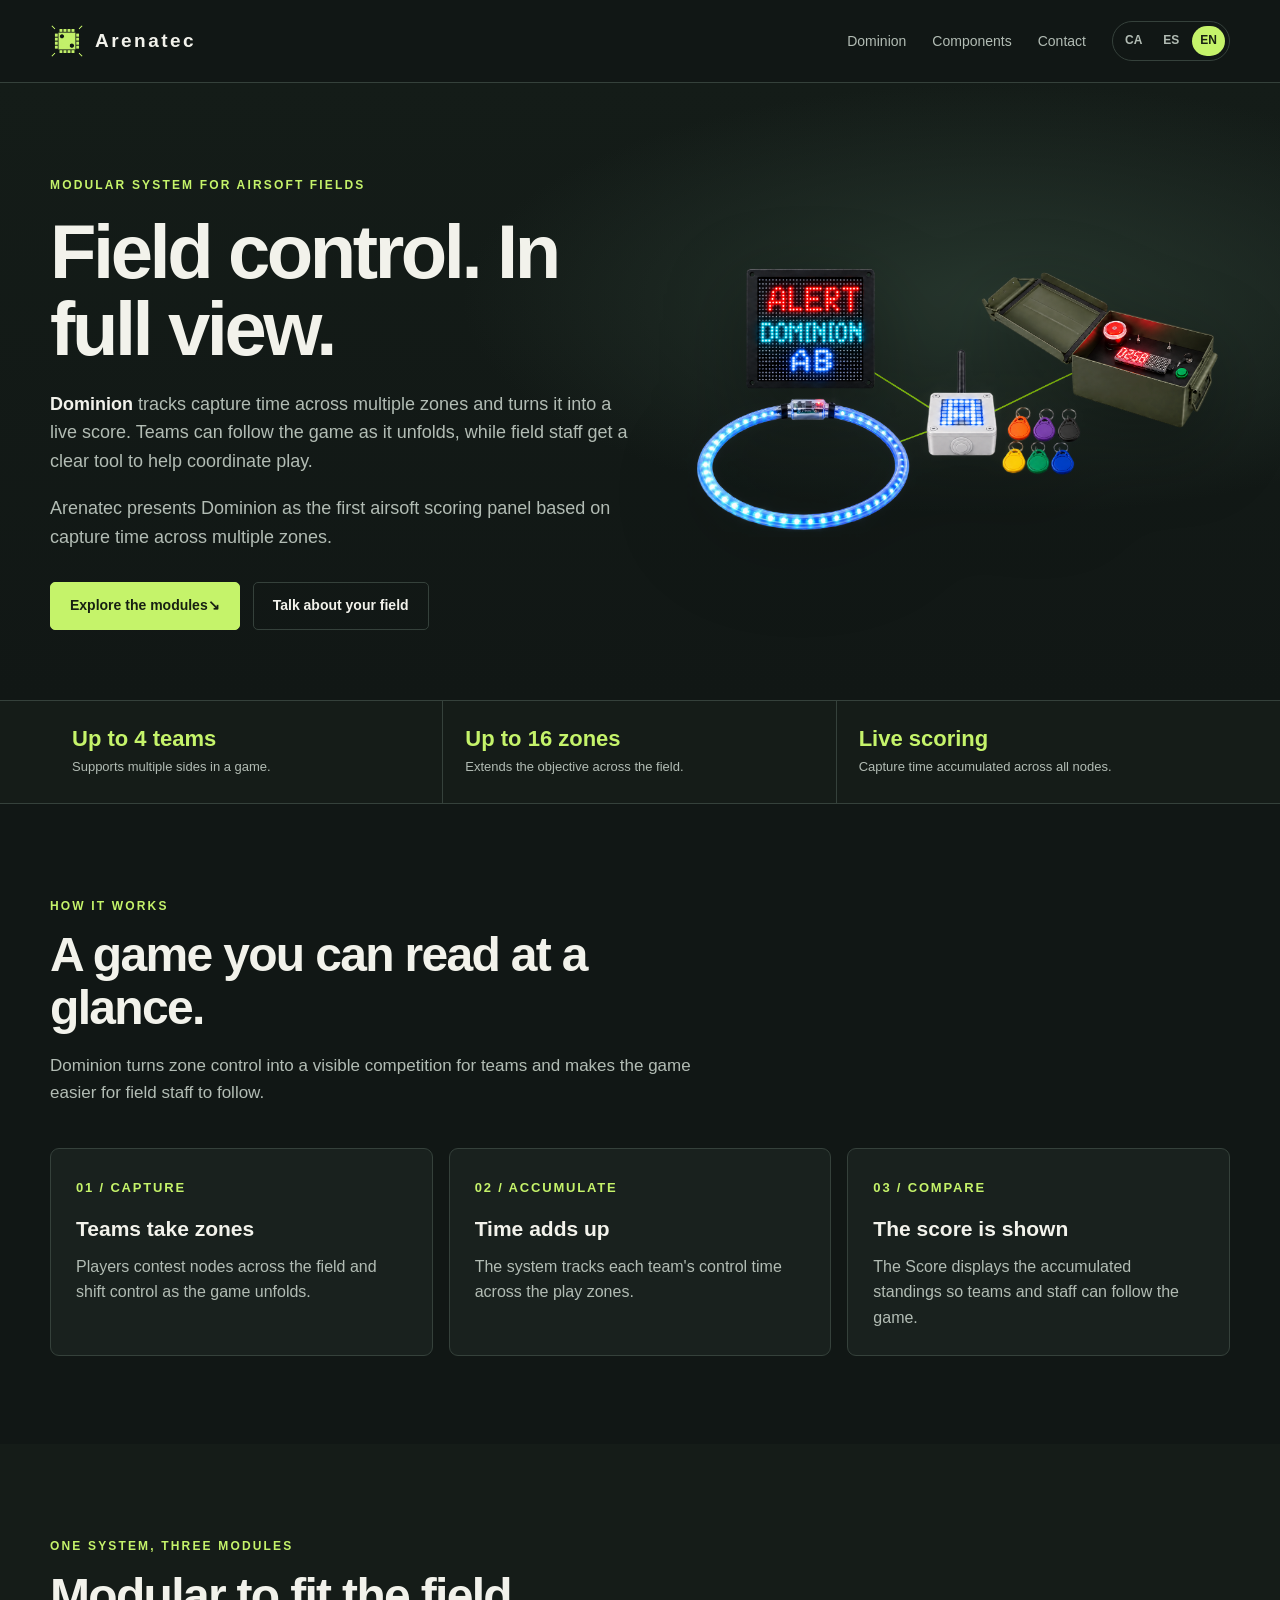
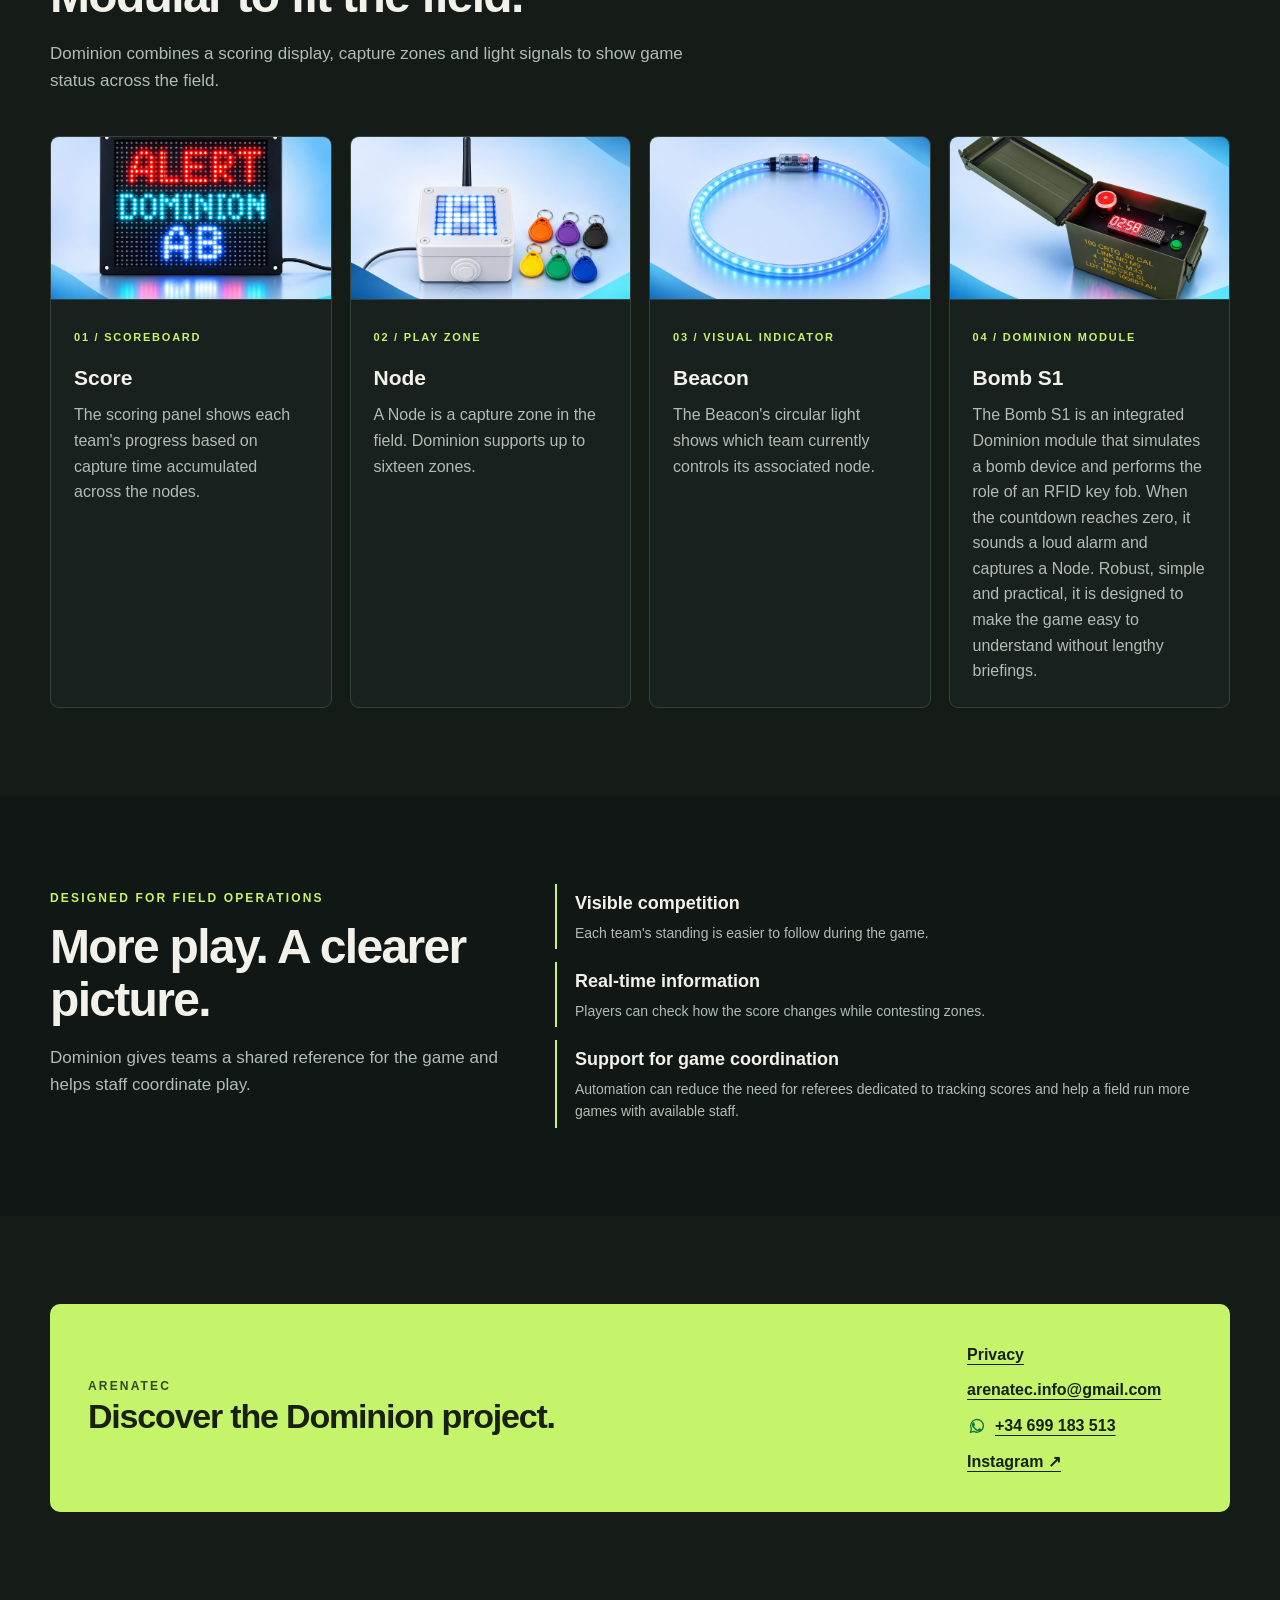
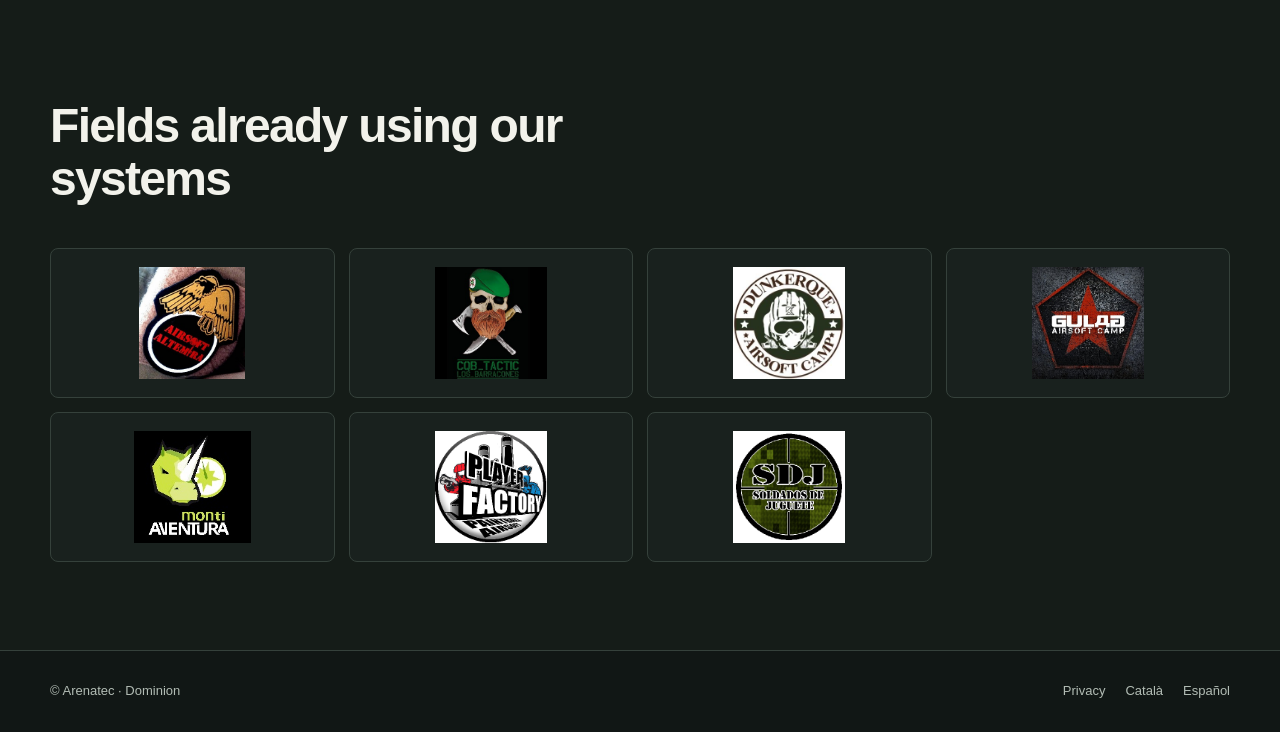
<file: index.html>
<!doctype html>
<html lang="es">
<head><meta charset="utf-8"><meta name="viewport" content="width=device-width,initial-scale=1"><meta name="description" content="Dominion de Arenatec: puntuación en directo para partidas de airsoft con hasta cuatro equipos y dieciséis zonas de captura."><meta name="theme-color" content="#111715"><title>Dominion — Arenatec | Puntuación para campos de airsoft</title><link rel="stylesheet" href="css/site.css"><script>(() => { const lang = (navigator.language || "es").toLowerCase(); const page = lang.startsWith("ca") ? "index.ca.html" : lang.startsWith("en") ? "index.en.html" : null; if (page) location.replace(page); })();</script><link rel="icon" type="image/png" href="assets/logos/arenatec-icon.png"></head>
<body><a class="skip" href="#main">Saltar al contenido</a>
<header class="site-header"><div class="wrap header-row"><a class="brand" href="index.es.html" aria-label="Arenatec, inicio"><img class="brand-logo" src="assets/logos/arenatec-icon.png" alt=""> Arenatec</a><nav class="nav" aria-label="Navegación principal"><a href="#dominion">Dominion</a><a href="#components">Componentes</a><a href="#contact">Contacto</a><div class="languages" aria-label="Elegir idioma"><a href="index.ca.html" lang="ca">CA</a><a href="index.es.html" aria-current="page" lang="es">ES</a><a href="index.en.html" lang="en">EN</a></div></nav></div></header>
<main id="main">
<section class="hero" id="dominion"><div class="wrap hero-grid"><div><span class="eyebrow">Sistema modular para campos de airsoft</span><h1>El control del campo. A la vista de todos.</h1><p><strong>Dominion</strong> contabiliza el tiempo de captura de varias zonas y lo convierte en una puntuación en directo. Los equipos ven cómo evoluciona la partida mientras el personal del campo dispone de una herramienta clara para coordinarla.</p><p class="body-copy">Arenatec presenta Dominion como el primer panel de puntuación para airsoft basado en el tiempo de captura de distintas zonas.</p><div class="actions"><a class="button primary" href="#components">Descubre los módulos <span aria-hidden="true">↘</span></a><a class="button secondary" href="#contact">Hablemos de tu campo</a></div></div>
<img class="hero-art" src="assets/img/dominion-system-overview.png" alt="Sistema Dominion con el Node como centro de comunicación conectado al Score, al Beacon y a la Bomb S1"></div></section>
<section class="proof" aria-label="Capacidad del sistema"><div class="wrap proof-grid"><div class="proof-item"><strong>Hasta 4 equipos</strong><span>Admite distintos bandos en una partida.</span></div><div class="proof-item"><strong>Hasta 16 zonas</strong><span>Amplía el objetivo a varios puntos del campo.</span></div><div class="proof-item"><strong>Puntuación en directo</strong><span>Tiempo de captura acumulado entre todos los nodos.</span></div></div></section>
<section class="section"><div class="wrap"><div class="section-heading"><span class="eyebrow">Cómo funciona</span><h2>Una partida que se entiende de un vistazo.</h2><p>Dominion convierte el control de zonas en una competición visible para los equipos y más fácil de seguir para el personal del campo.</p></div><div class="steps"><article class="step"><span class="step-number">01 / CAPTURA</span><h3>Los equipos toman zonas</h3><p>Los jugadores disputan los nodos distribuidos por el campo y alternan su control durante la partida.</p></article><article class="step"><span class="step-number">02 / ACUMULA</span><h3>El tiempo suma</h3><p>El sistema contabiliza el tiempo de control de cada equipo a través de las zonas de juego.</p></article><article class="step"><span class="step-number">03 / COMPARA</span><h3>La puntuación se muestra</h3><p>El Score hace visible la situación acumulada para que equipos y organización sigan el ritmo del juego.</p></article></div></div></section>
<section class="section alt" id="components"><div class="wrap"><div class="section-heading"><span class="eyebrow">Un sistema, tres módulos</span><h2>Modular para adaptarse al campo.</h2><p>Dominion combina una pantalla de puntuación, zonas de captura y señales luminosas para mostrar el estado del juego en el campo.</p></div><div class="modules"><article class="module"><img src="assets/img/Score_1.jpeg" alt="Fotografía real del panel de puntuaciones Dominion Score"><div class="module-copy"><span class="tag">01 / Marcador</span><h3>Score</h3><p>El panel de puntuaciones muestra los equipos y su progreso según el tiempo de captura acumulado en los nodos.</p></div></article><article class="module"><img src="assets/img/Node_1.jpeg" alt="Fotografía real del Node de captura Dominion"><div class="module-copy"><span class="tag">02 / Zona de juego</span><h3>Node</h3><p>El Node corresponde a una zona capturable del campo. Dominion permite configurar hasta dieciséis zonas.</p></div></article><article class="module"><img src="assets/img/Beacon_1.jpeg" alt="Fotografía real del Beacon circular iluminado de Dominion"><div class="module-copy"><span class="tag">03 / Indicador visual</span><h3>Beacon</h3><p>La luz circular del Beacon indica visualmente qué equipo tiene capturado el node asociado.</p></div></article><article class="module"><img src="assets/img/BOMBS1_1.jpeg" alt="Fotografía del Bomb S1 simulado, módulo integrado en el sistema Dominion"><div class="module-copy"><span class="tag">04 / Módulo Dominion</span><h3>Bomb S1</h3><p>El Bomb S1 es un módulo integrado de Dominion que simula un dispositivo bomba y cumple la función de un llavero RFID. Cuando la cuenta atrás llega a cero, activa una potente alarma acústica y captura un Node. Robusta, simple y práctica, está pensada para que la partida se entienda sin grandes explicaciones en el briefing.</p></div></article></div></div></section>
<section class="section"><div class="wrap benefit-grid"><div><span class="eyebrow">Pensado para la operación</span><h2>Más juego. Una lectura más clara.</h2><p class="body-copy">Dominion ofrece a los equipos una referencia compartida de la partida y ayuda al personal a coordinar los momentos de juego.</p></div><div class="benefits"><div class="benefit"><strong>Competición visible</strong><span>La situación de cada equipo es más fácil de seguir durante la partida.</span></div><div class="benefit"><strong>Información en tiempo real</strong><span>Los jugadores pueden consultar cómo evoluciona la puntuación mientras disputan las zonas.</span></div><div class="benefit"><strong>Apoyo para coordinar el juego</strong><span>La automatización puede reducir la necesidad de árbitros dedicados a controlar la puntuación y ayudar al campo a organizar más partidas con el personal disponible.</span></div></div></div></section>
<section class="section alt" id="contact"><div class="wrap"><div class="contact-panel"><div><span class="eyebrow" style="color:#334823">Arenatec</span><h2>Conoce el proyecto Dominion.</h2></div><div class="contact-links"><a href="privacidad.es.html">Privacidad</a><a href="mailto:arenatec.info@gmail.com">arenatec.info@gmail.com</a><a class="whatsapp-link" href="https://wa.me/34699183513" target="_blank" rel="noopener noreferrer" aria-label="Abrir conversación de WhatsApp con Arenatec, +34 699 183 513"><svg class="whatsapp-icon" viewBox="0 0 32 32" aria-hidden="true" focusable="false"><path d="M26.2 15.7a10.2 10.2 0 0 1-15.1 8.9L5.5 26l1.5-5.4a10.2 10.2 0 1 1 19.2-4.9Z" fill="none" stroke="currentColor" stroke-width="2.1" stroke-linejoin="round"/><path d="M12.1 10.4c-.4-.5-.7-.5-1-.5h-.8c-.3 0-.8.1-1.1.5-.4.4-1.4 1.4-1.4 3.4s1.4 4 1.6 4.3c.2.3 2.7 4.4 6.7 6 3.3 1.3 4 .9 4.7.9.7-.1 2.3-.9 2.6-1.8.3-.9.3-1.7.2-1.8-.1-.2-.4-.3-.8-.5l-2.6-1.2c-.4-.2-.7-.3-1 .2-.3.4-1 1.2-1.3 1.4-.2.3-.5.3-.9.1-.4-.2-1.7-.6-3.2-2a12.3 12.3 0 0 1-2.2-2.7c-.2-.4 0-.7.2-.9l.6-.7c.2-.2.3-.4.4-.7.1-.3 0-.5-.1-.7l-1.2-2.8Z" fill="currentColor"/></svg>+34 699 183 513</a><a href="https://www.instagram.com/arenatec.info/" target="_blank" rel="noopener noreferrer">Instagram ↗</a></div></div></div></section>
<section class="section alt clients-section" id="clients"><div class="wrap"><div class="section-heading"><h2>Campos que ya utilizan nuestros sistemas</h2></div><div class="client-logos"><figure class="client-logo"><img src="assets/clients/altemira.jpg" alt="Logotipo de Airsoft Altemira"></figure><figure class="client-logo"><img src="assets/clients/cqbBarracones.jpeg" alt="Logotipo de CQB Tactic Los Barracones"></figure><figure class="client-logo"><img src="assets/clients/dunkerque.jpg" alt="Logotipo de Dunkerque Airsoft Camp"></figure><figure class="client-logo"><img src="assets/clients/gulag.jpg" alt="Logotipo de Gulag Airsoft Camp"></figure><figure class="client-logo"><img src="assets/clients/montiAventura.jpg" alt="Logotipo de Monti Aventura"></figure><figure class="client-logo"><img src="assets/clients/playerFactory.png" alt="Logotipo de Player Factory Airsoft"></figure><figure class="client-logo"><img src="assets/clients/sdj.png" alt="Logotipo de SDJ Soldados de Juguete"></figure></div></div></section></main><footer class="site-footer"><div class="wrap footer-row"><span>© Arenatec · Dominion</span><div class="footer-links"><a href="privacidad.es.html">Privacidad</a><a href="index.ca.html" lang="ca">Català</a><a href="index.en.html" lang="en">English</a></div></div></footer></body></html>
</file>
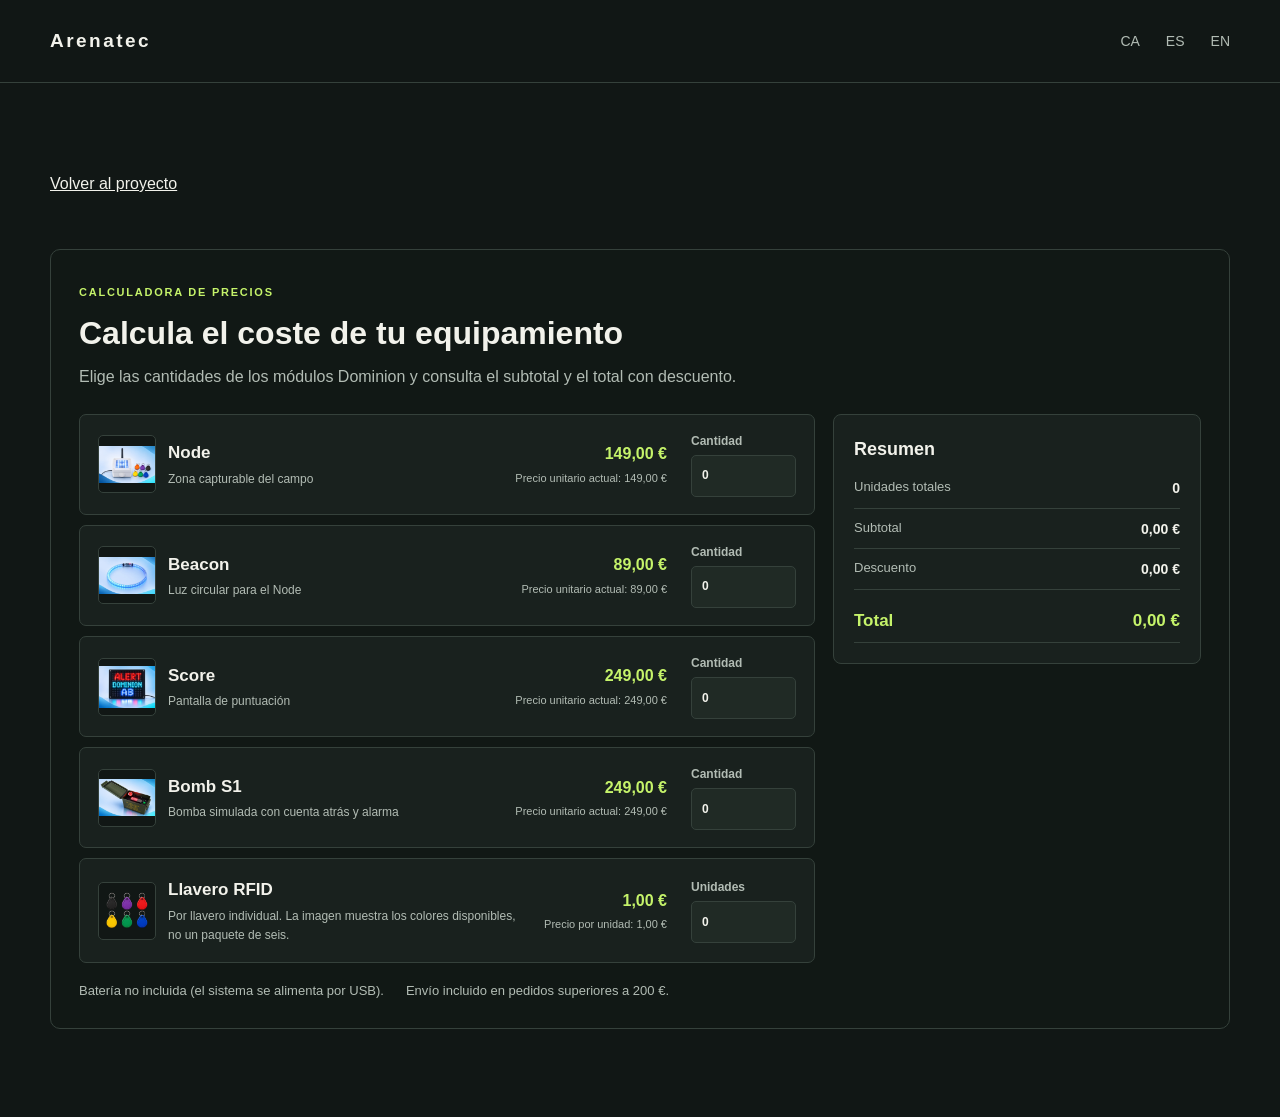
<file: preus/index.html>
<!doctype html><html lang="es"><head><meta charset="utf-8"><meta name="viewport" content="width=device-width,initial-scale=1"><meta name="robots" content="noindex, nofollow"><title>Calculadora de precios — Arenatec</title><link rel="stylesheet" href="../css/site.css"><link rel="icon" type="image/png" href="../assets/logos/arenatec-icon.png"><script src="../js/product-calculator.js" defer></script></head><body><header class="site-header"><div class="wrap header-row"><a class="brand" href="../index.es.html">Arenatec</a><nav class="nav" aria-label="Languages"><a href="index.ca.html" lang="ca">CA</a><a href="index.html" lang="es">ES</a><a href="index.en.html" lang="en">EN</a></nav></div></header><main class="wrap section"><a href="../index.es.html">Volver al proyecto</a><div class="price-calculator" data-price-calculator data-language="es"><div class="calculator-intro"><span class="tag">Calculadora de precios</span><h3>Calcula el coste de tu equipamiento</h3><p>Elige las cantidades de los módulos Dominion y consulta el subtotal y el total con descuento.</p></div><div class="calculator-layout"><div class="calculator-products"><label class="calculator-product"><span class="calculator-product-name"><img src="../assets/img/Node_1.jpeg" alt=""><span class="calculator-product-copy"><strong>Node</strong><small>Zona capturable del campo</small></span></span><span class="calculator-unit-price"><strong>149,00 €</strong><small>Precio unitario actual: <output data-current-unit-price>149,00 €</output></small></span><span class="calculator-quantity"><span>Cantidad</span><input data-quantity data-unit-price="149" data-minimum-price="110" data-minimum-quantity="16" type="number" min="0" step="1" value="0" inputmode="numeric" aria-label="Cantidad de Node"></span></label><label class="calculator-product"><span class="calculator-product-name"><img src="../assets/img/Beacon_1.jpeg" alt=""><span class="calculator-product-copy"><strong>Beacon</strong><small>Luz circular para el Node</small></span></span><span class="calculator-unit-price"><strong>89,00 €</strong><small>Precio unitario actual: <output data-current-unit-price>89,00 €</output></small></span><span class="calculator-quantity"><span>Cantidad</span><input data-quantity data-unit-price="89" data-minimum-price="70" data-minimum-quantity="16" type="number" min="0" step="1" value="0" inputmode="numeric" aria-label="Cantidad de Beacon"></span></label><label class="calculator-product"><span class="calculator-product-name"><img src="../assets/img/Score_1.jpeg" alt=""><span class="calculator-product-copy"><strong>Score</strong><small>Pantalla de puntuación</small></span></span><span class="calculator-unit-price"><strong>249,00 €</strong><small>Precio unitario actual: <output data-current-unit-price>249,00 €</output></small></span><span class="calculator-quantity"><span>Cantidad</span><input data-quantity data-unit-price="249" data-minimum-price="210" data-minimum-quantity="4" type="number" min="0" step="1" value="0" inputmode="numeric" aria-label="Cantidad de Score"></span></label><label class="calculator-product"><span class="calculator-product-name"><img src="../assets/img/BOMBS1_1.jpeg" alt=""><span class="calculator-product-copy"><strong>Bomb S1</strong><small>Bomba simulada con cuenta atrás y alarma</small></span></span><span class="calculator-unit-price"><strong>249,00 €</strong><small>Precio unitario actual: <output data-current-unit-price>249,00 €</output></small></span><span class="calculator-quantity"><span>Cantidad</span><input data-quantity data-unit-price="249" data-minimum-price="219" data-minimum-quantity="4" type="number" min="0" step="1" value="0" inputmode="numeric" aria-label="Cantidad de Bomb S1"></span></label><label class="calculator-product"><span class="calculator-product-name"><img src="../assets/img/rfid-keychain-colors.png" alt=""><span class="calculator-product-copy"><strong>Llavero RFID</strong><small>Por llavero individual. La imagen muestra los colores disponibles, no un paquete de seis.</small></span></span><span class="calculator-unit-price"><strong>1,00 €</strong><small>Precio por unidad: <output data-current-unit-price>1,00 €</output></small></span><span class="calculator-quantity"><span>Unidades</span><input data-quantity data-unit-price="1" data-minimum-price="0.75" data-minimum-quantity="10" type="number" min="0" step="1" value="0" inputmode="numeric" aria-label="Cantidad de llaveros RFID (unidades)"></span></label></div><aside class="calculator-summary" aria-label="Resumen"><h4>Resumen</h4><dl><div><dt>Unidades totales</dt><dd data-item-count>0</dd></div><div><dt>Subtotal</dt><dd><output data-subtotal>0,00 €</output></dd></div><div><dt>Descuento</dt><dd><output data-discount>0,00 €</output></dd></div><div class="calculator-grand-total"><dt>Total</dt><dd><output data-total aria-live="polite">0,00 €</output></dd></div></dl></aside></div><p class="calculator-purchase-notes"><span>Batería no incluida (el sistema se alimenta por USB).</span><span>Envío incluido en pedidos superiores a 200 €.</span></p><noscript><p class="calculator-nojs">El cálculo automático necesita JavaScript. Los productos y sus precios unitarios siguen disponibles.</p></noscript></div></main></body></html>
</file>
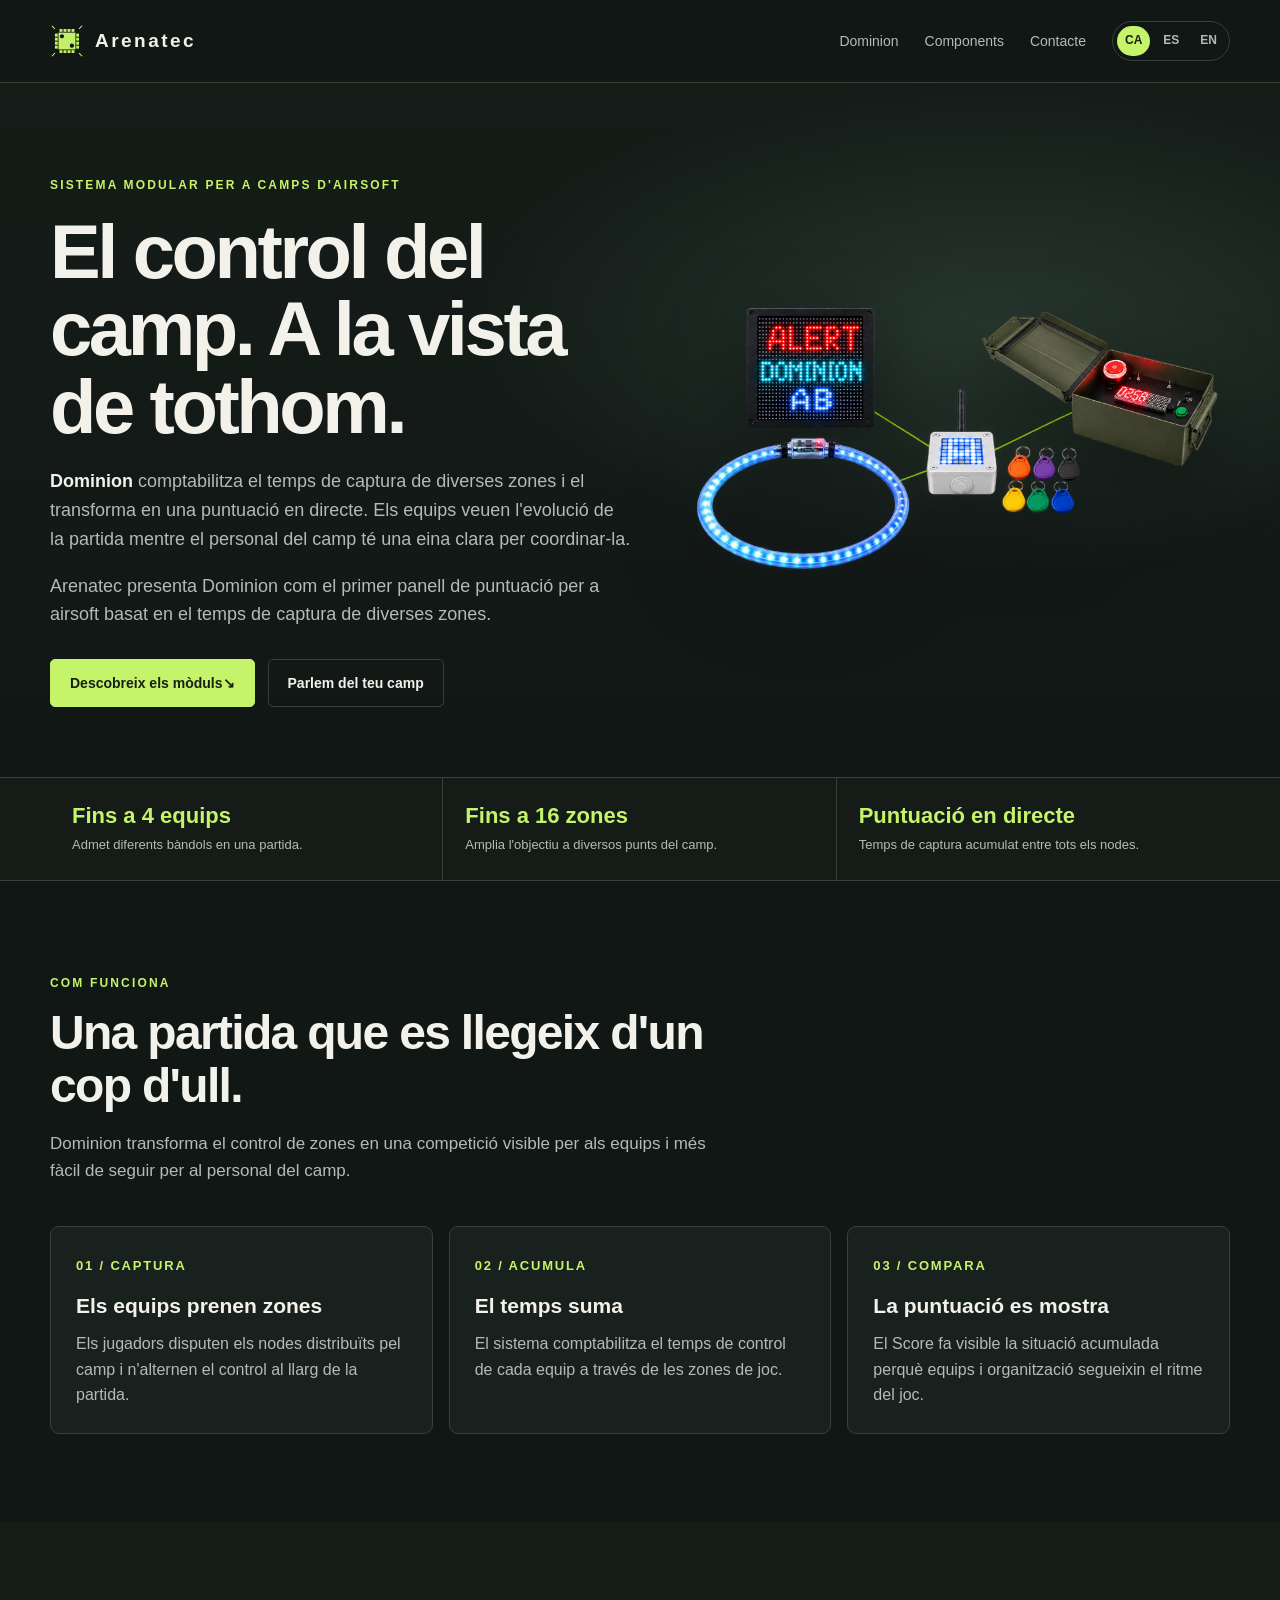
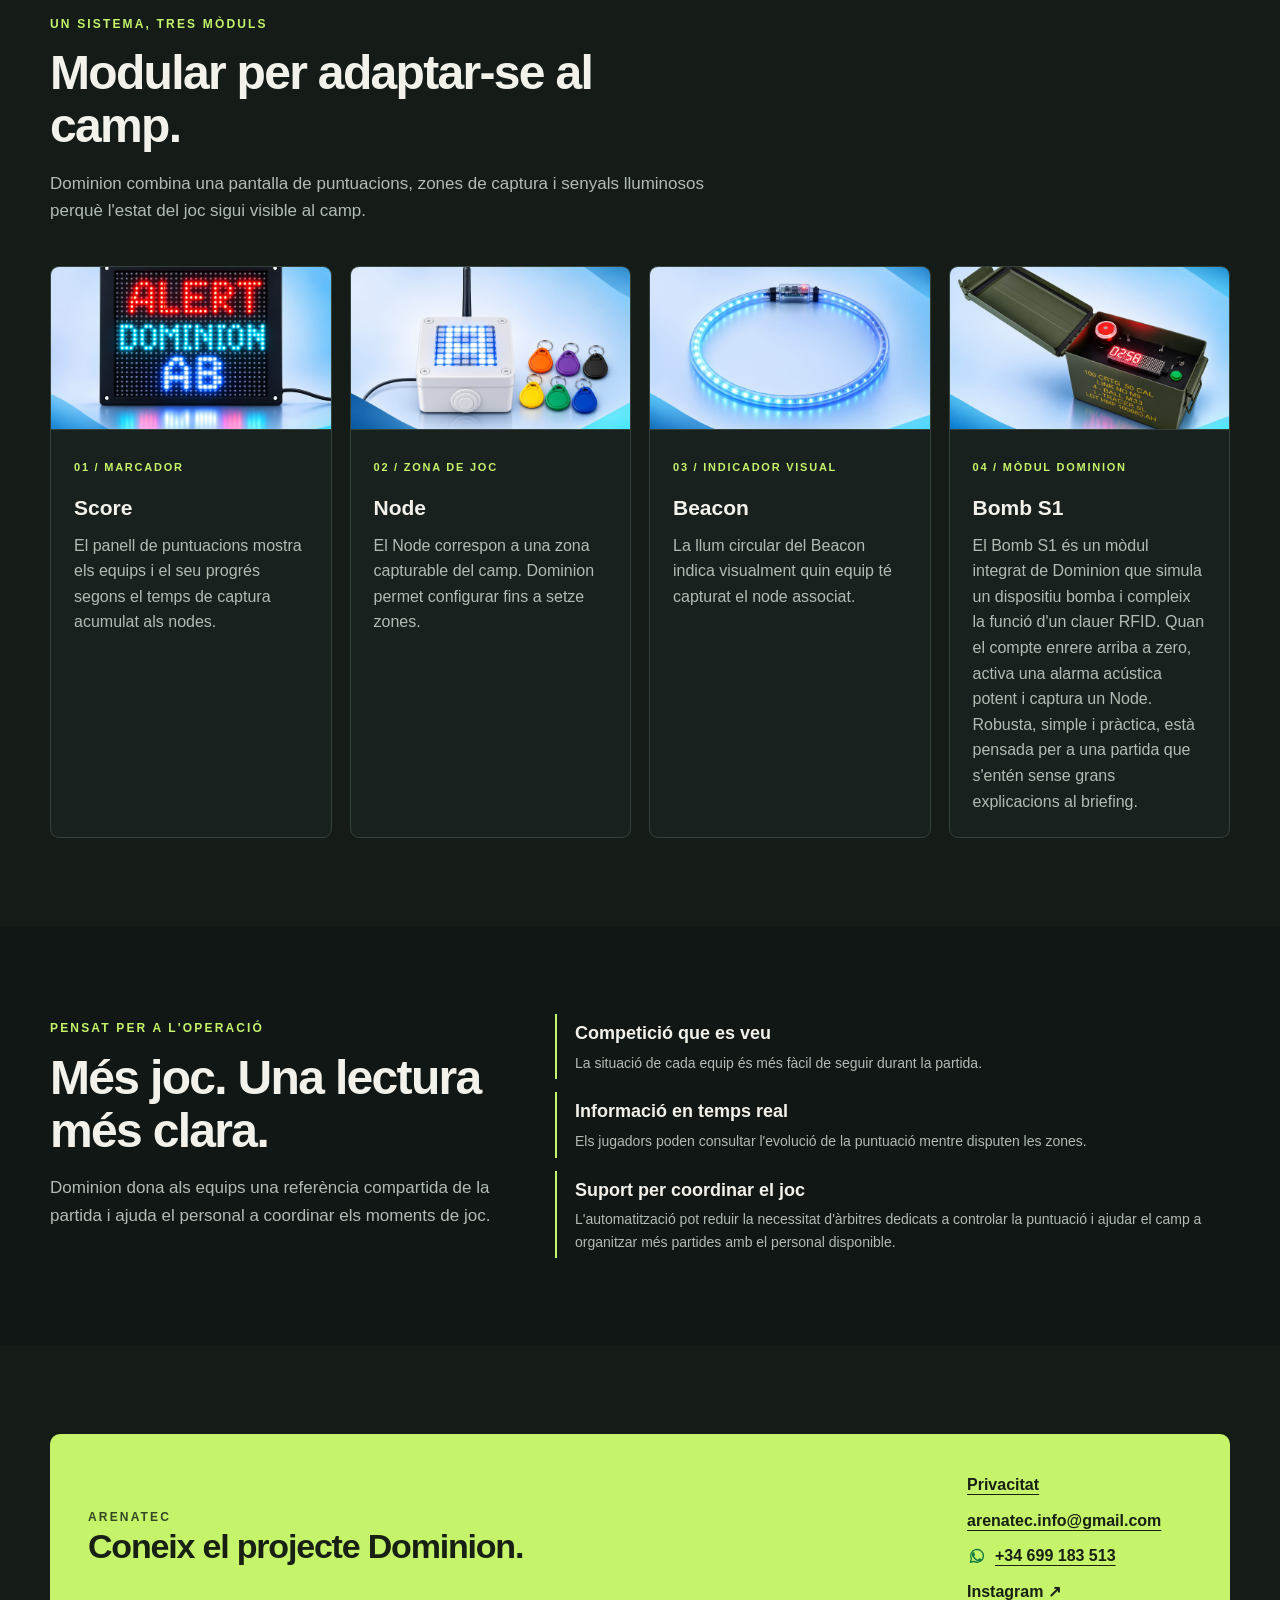
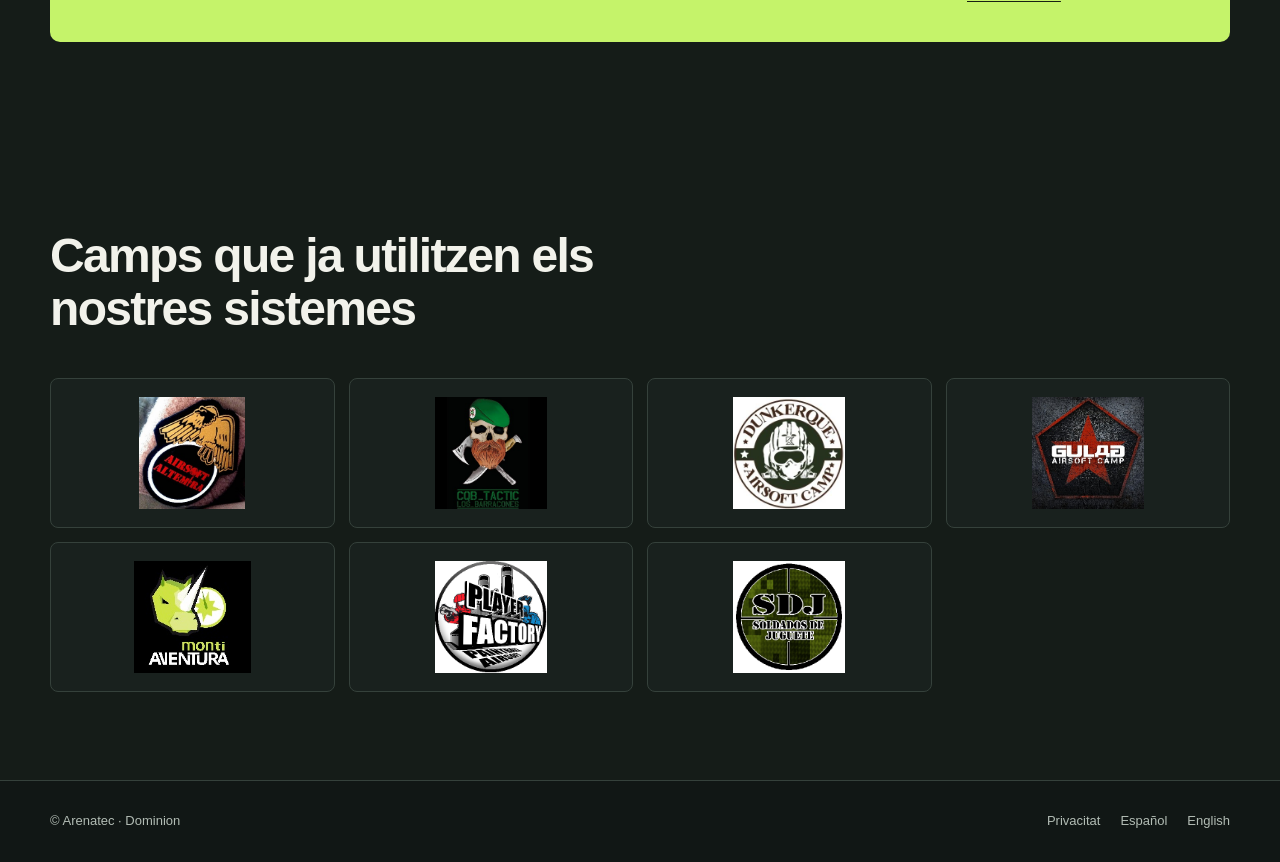
<file: index.ca.html>
<!doctype html>
<html lang="ca">
<head><meta charset="utf-8"><meta name="viewport" content="width=device-width,initial-scale=1"><meta name="description" content="Dominion d'Arenatec: puntuació en directe per a partides d'airsoft amb fins a quatre equips i setze zones de captura."><meta name="theme-color" content="#111715"><title>Dominion — Arenatec | Puntuació per a camps d'airsoft</title><link rel="stylesheet" href="css/site.css"><link rel="icon" type="image/png" href="assets/logos/arenatec-icon.png"></head>
<body><a class="skip" href="#main">Ves al contingut</a>
<header class="site-header"><div class="wrap header-row"><a class="brand" href="index.es.html" aria-label="Arenatec, inici"><img class="brand-logo" src="assets/logos/arenatec-icon.png" alt=""> Arenatec</a><nav class="nav" aria-label="Navegació principal"><a href="#dominion">Dominion</a><a href="#components">Components</a><a href="#contact">Contacte</a><div class="languages" aria-label="Tria l'idioma"><a href="index.ca.html" aria-current="page" lang="ca">CA</a><a href="index.es.html" lang="es">ES</a><a href="index.en.html" lang="en">EN</a></div></nav></div></header>
<main id="main">
<section class="hero" id="dominion"><div class="wrap hero-grid"><div><span class="eyebrow">Sistema modular per a camps d'airsoft</span><h1>El control del camp. A la vista de tothom.</h1><p><strong>Dominion</strong> comptabilitza el temps de captura de diverses zones i el transforma en una puntuació en directe. Els equips veuen l'evolució de la partida mentre el personal del camp té una eina clara per coordinar-la.</p><p class="body-copy">Arenatec presenta Dominion com el primer panell de puntuació per a airsoft basat en el temps de captura de diverses zones.</p><div class="actions"><a class="button primary" href="#components">Descobreix els mòduls <span aria-hidden="true">↘</span></a><a class="button secondary" href="#contact">Parlem del teu camp</a></div></div>
<img class="hero-art" src="assets/img/dominion-system-overview.png" alt="Sistema Dominion amb el Node com a centre de comunicació connectat al Score, al Beacon i a la Bomb S1"></div></section>
<section class="proof" aria-label="Capacitat del sistema"><div class="wrap proof-grid"><div class="proof-item"><strong>Fins a 4 equips</strong><span>Admet diferents bàndols en una partida.</span></div><div class="proof-item"><strong>Fins a 16 zones</strong><span>Amplia l'objectiu a diversos punts del camp.</span></div><div class="proof-item"><strong>Puntuació en directe</strong><span>Temps de captura acumulat entre tots els nodes.</span></div></div></section>
<section class="section"><div class="wrap"><div class="section-heading"><span class="eyebrow">Com funciona</span><h2>Una partida que es llegeix d'un cop d'ull.</h2><p>Dominion transforma el control de zones en una competició visible per als equips i més fàcil de seguir per al personal del camp.</p></div><div class="steps"><article class="step"><span class="step-number">01 / CAPTURA</span><h3>Els equips prenen zones</h3><p>Els jugadors disputen els nodes distribuïts pel camp i n'alternen el control al llarg de la partida.</p></article><article class="step"><span class="step-number">02 / ACUMULA</span><h3>El temps suma</h3><p>El sistema comptabilitza el temps de control de cada equip a través de les zones de joc.</p></article><article class="step"><span class="step-number">03 / COMPARA</span><h3>La puntuació es mostra</h3><p>El Score fa visible la situació acumulada perquè equips i organització segueixin el ritme del joc.</p></article></div></div></section>
<section class="section alt" id="components"><div class="wrap"><div class="section-heading"><span class="eyebrow">Un sistema, tres mòduls</span><h2>Modular per adaptar-se al camp.</h2><p>Dominion combina una pantalla de puntuacions, zones de captura i senyals lluminosos perquè l'estat del joc sigui visible al camp.</p></div><div class="modules"><article class="module"><img src="assets/img/Score_1.jpeg" alt="Fotografia real del panell de puntuacions Dominion Score"><div class="module-copy"><span class="tag">01 / Marcador</span><h3>Score</h3><p>El panell de puntuacions mostra els equips i el seu progrés segons el temps de captura acumulat als nodes.</p></div></article><article class="module"><img src="assets/img/Node_1.jpeg" alt="Fotografia real del Node de captura Dominion"><div class="module-copy"><span class="tag">02 / Zona de joc</span><h3>Node</h3><p>El Node correspon a una zona capturable del camp. Dominion permet configurar fins a setze zones.</p></div></article><article class="module"><img src="assets/img/Beacon_1.jpeg" alt="Fotografia real del Beacon circular il·luminat de Dominion"><div class="module-copy"><span class="tag">03 / Indicador visual</span><h3>Beacon</h3><p>La llum circular del Beacon indica visualment quin equip té capturat el node associat.</p></div></article><article class="module"><img src="assets/img/BOMBS1_1.jpeg" alt="Fotografia del Bomb S1 simulat, mòdul integrat al sistema Dominion"><div class="module-copy"><span class="tag">04 / Mòdul Dominion</span><h3>Bomb S1</h3><p>El Bomb S1 és un mòdul integrat de Dominion que simula un dispositiu bomba i compleix la funció d'un clauer RFID. Quan el compte enrere arriba a zero, activa una alarma acústica potent i captura un Node. Robusta, simple i pràctica, està pensada per a una partida que s'entén sense grans explicacions al briefing.</p></div></article></div></div></section>
<section class="section"><div class="wrap benefit-grid"><div><span class="eyebrow">Pensat per a l'operació</span><h2>Més joc. Una lectura més clara.</h2><p class="body-copy">Dominion dona als equips una referència compartida de la partida i ajuda el personal a coordinar els moments de joc.</p></div><div class="benefits"><div class="benefit"><strong>Competició que es veu</strong><span>La situació de cada equip és més fàcil de seguir durant la partida.</span></div><div class="benefit"><strong>Informació en temps real</strong><span>Els jugadors poden consultar l'evolució de la puntuació mentre disputen les zones.</span></div><div class="benefit"><strong>Suport per coordinar el joc</strong><span>L'automatització pot reduir la necessitat d'àrbitres dedicats a controlar la puntuació i ajudar el camp a organitzar més partides amb el personal disponible.</span></div></div></div></section>
<section class="section alt" id="contact"><div class="wrap"><div class="contact-panel"><div><span class="eyebrow" style="color:#334823">Arenatec</span><h2>Coneix el projecte Dominion.</h2></div><div class="contact-links"><a href="privacitat.ca.html">Privacitat</a><a href="mailto:arenatec.info@gmail.com">arenatec.info@gmail.com</a><a class="whatsapp-link" href="https://wa.me/34699183513" target="_blank" rel="noopener noreferrer" aria-label="Obrir conversa de WhatsApp amb Arenatec, +34 699 183 513"><svg class="whatsapp-icon" viewBox="0 0 32 32" aria-hidden="true" focusable="false"><path d="M26.2 15.7a10.2 10.2 0 0 1-15.1 8.9L5.5 26l1.5-5.4a10.2 10.2 0 1 1 19.2-4.9Z" fill="none" stroke="currentColor" stroke-width="2.1" stroke-linejoin="round"/><path d="M12.1 10.4c-.4-.5-.7-.5-1-.5h-.8c-.3 0-.8.1-1.1.5-.4.4-1.4 1.4-1.4 3.4s1.4 4 1.6 4.3c.2.3 2.7 4.4 6.7 6 3.3 1.3 4 .9 4.7.9.7-.1 2.3-.9 2.6-1.8.3-.9.3-1.7.2-1.8-.1-.2-.4-.3-.8-.5l-2.6-1.2c-.4-.2-.7-.3-1 .2-.3.4-1 1.2-1.3 1.4-.2.3-.5.3-.9.1-.4-.2-1.7-.6-3.2-2a12.3 12.3 0 0 1-2.2-2.7c-.2-.4 0-.7.2-.9l.6-.7c.2-.2.3-.4.4-.7.1-.3 0-.5-.1-.7l-1.2-2.8Z" fill="currentColor"/></svg>+34 699 183 513</a><a href="https://www.instagram.com/arenatec.info/" target="_blank" rel="noopener noreferrer">Instagram ↗</a></div></div></div></section>
<section class="section alt clients-section" id="clients"><div class="wrap"><div class="section-heading"><h2>Camps que ja utilitzen els nostres sistemes</h2></div><div class="client-logos"><figure class="client-logo"><img src="assets/clients/altemira.jpg" alt="Logotip d'Airsoft Altemira"></figure><figure class="client-logo"><img src="assets/clients/cqbBarracones.jpeg" alt="Logotip de CQB Tactic Los Barracones"></figure><figure class="client-logo"><img src="assets/clients/dunkerque.jpg" alt="Logotip de Dunkerque Airsoft Camp"></figure><figure class="client-logo"><img src="assets/clients/gulag.jpg" alt="Logotip de Gulag Airsoft Camp"></figure><figure class="client-logo"><img src="assets/clients/montiAventura.jpg" alt="Logotip de Monti Aventura"></figure><figure class="client-logo"><img src="assets/clients/playerFactory.png" alt="Logotip de Player Factory Airsoft"></figure><figure class="client-logo"><img src="assets/clients/sdj.png" alt="Logotip de SDJ Soldados de Juguete"></figure></div></div></section></main><footer class="site-footer"><div class="wrap footer-row"><span>© Arenatec · Dominion</span><div class="footer-links"><a href="privacitat.ca.html">Privacitat</a><a href="index.es.html" lang="es">Español</a><a href="index.en.html" lang="en">English</a></div></div></footer></body></html>
</file>
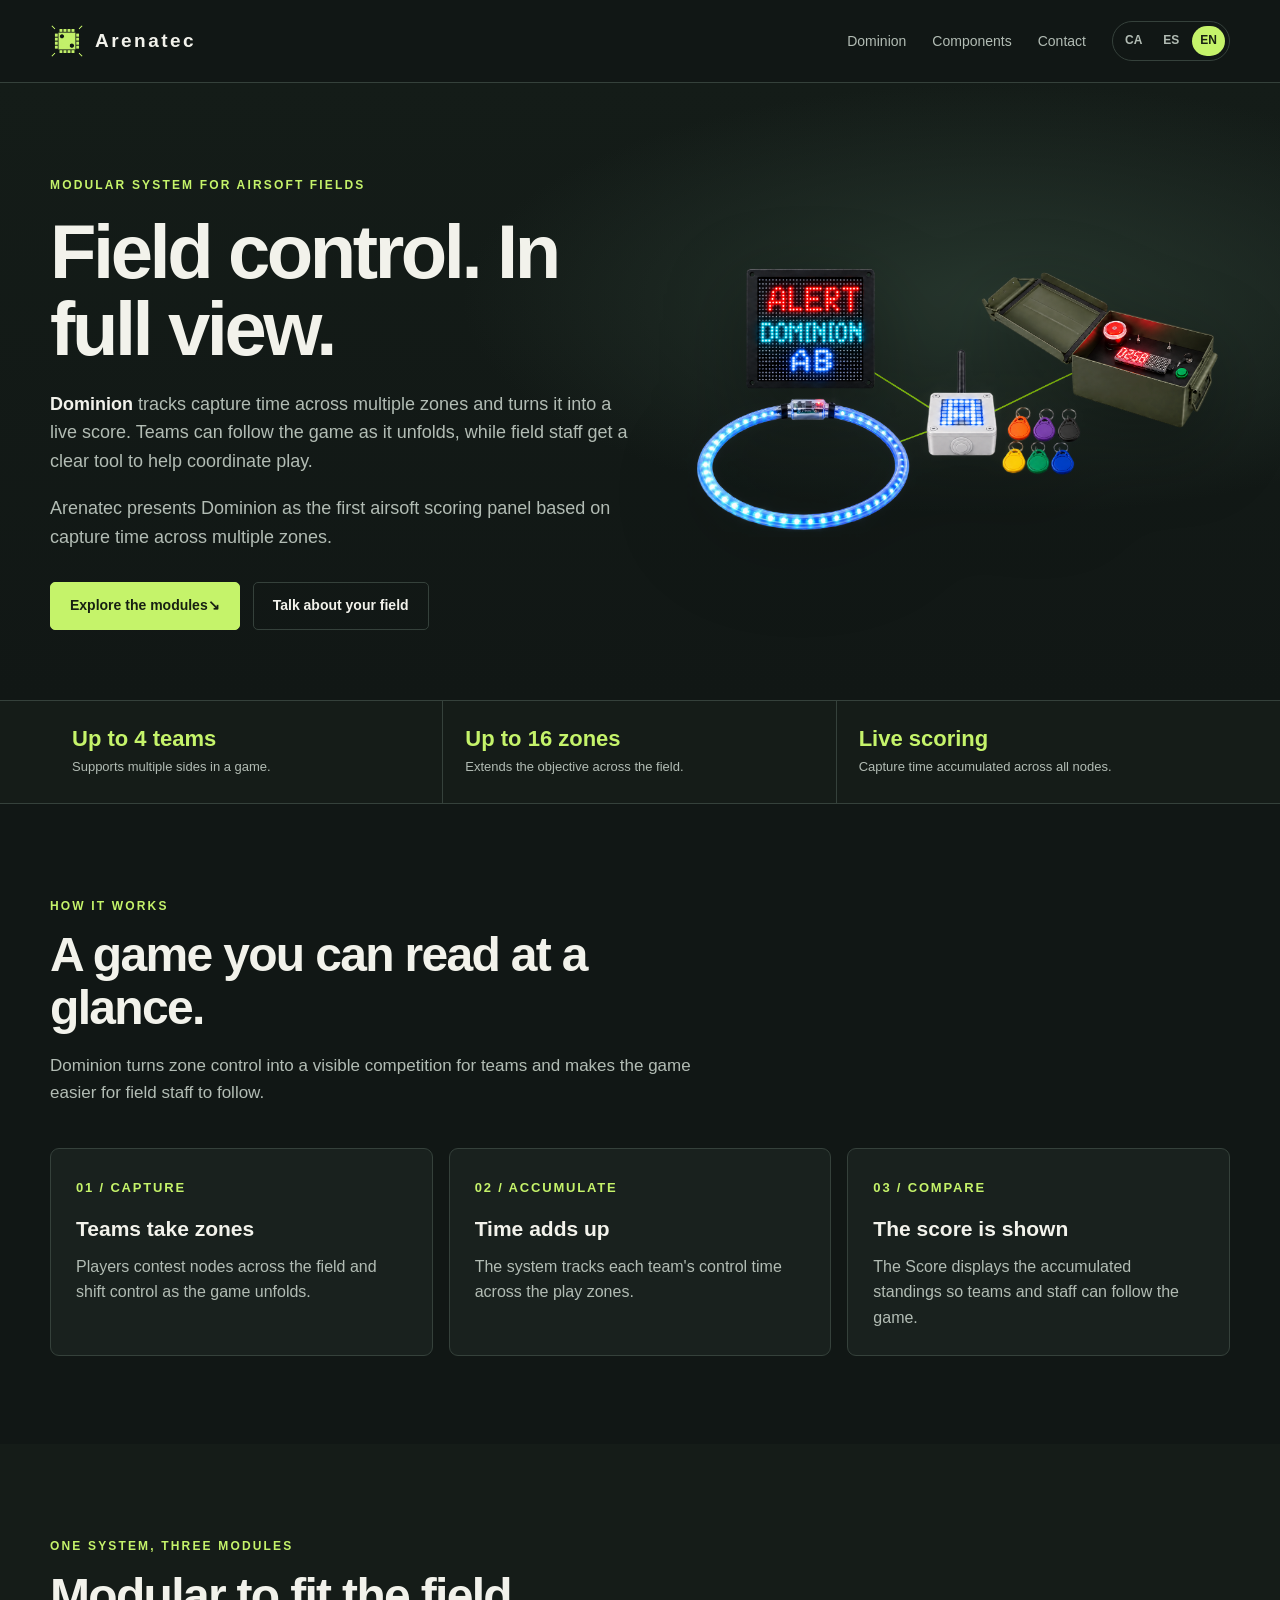
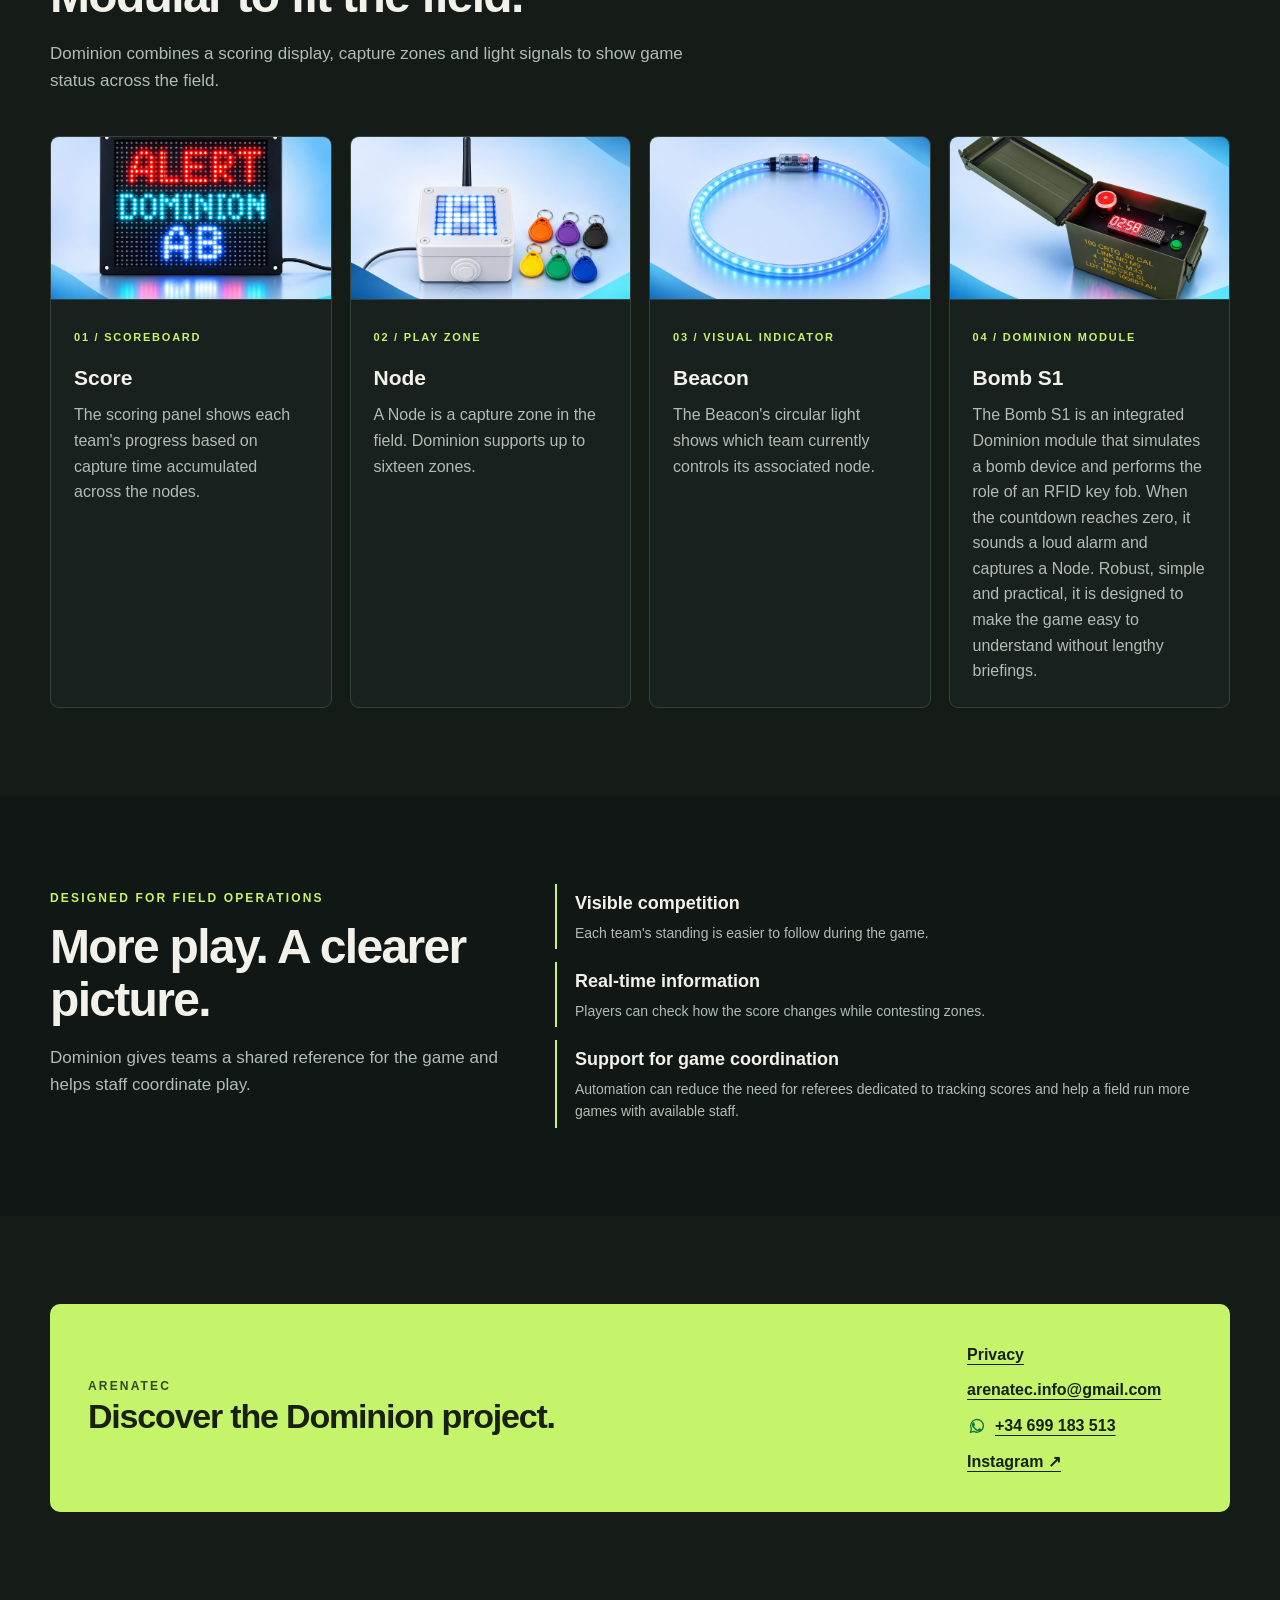
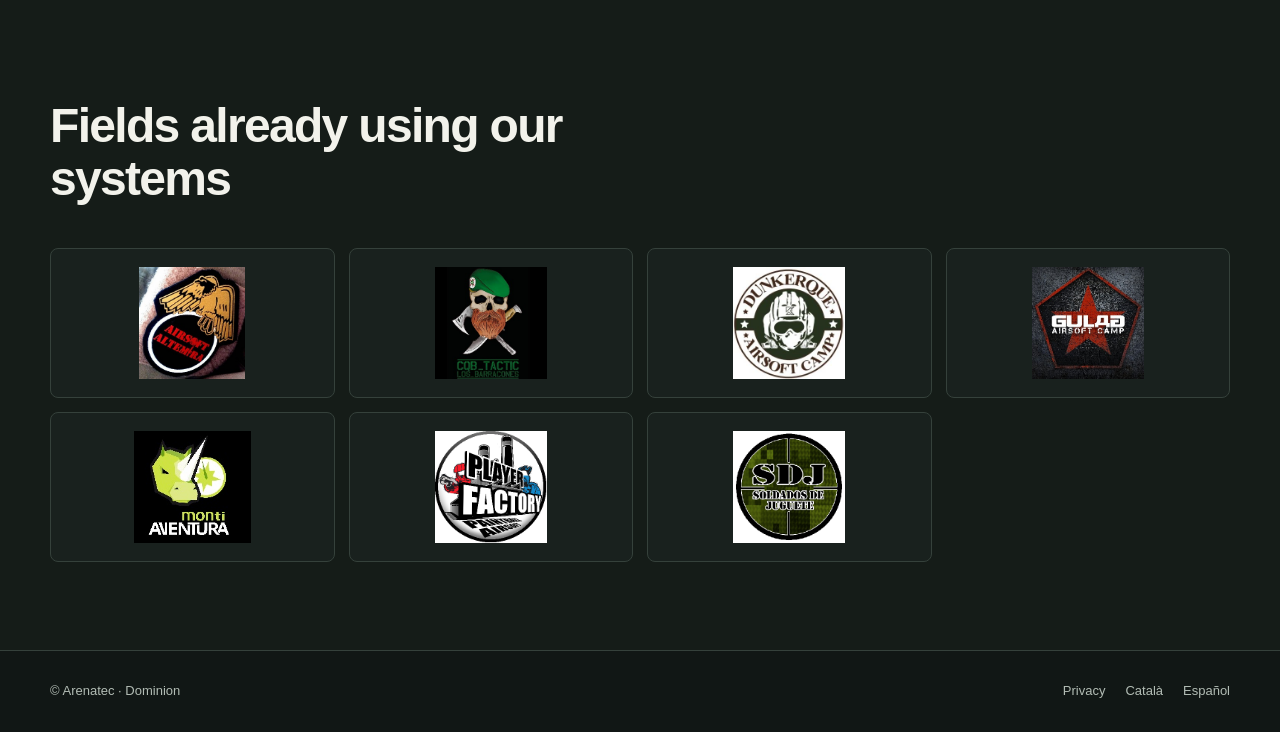
<file: index.en.html>
<!doctype html>
<html lang="en">
<head><meta charset="utf-8"><meta name="viewport" content="width=device-width,initial-scale=1"><meta name="description" content="Arenatec Dominion: live scoring for airsoft games with up to four teams and sixteen capture zones."><meta name="theme-color" content="#111715"><title>Dominion — Arenatec | Scoring for airsoft fields</title><link rel="stylesheet" href="css/site.css"><link rel="icon" type="image/png" href="assets/logos/arenatec-icon.png"></head>
<body><a class="skip" href="#main">Skip to content</a>
<header class="site-header"><div class="wrap header-row"><a class="brand" href="index.es.html" aria-label="Arenatec, home"><img class="brand-logo" src="assets/logos/arenatec-icon.png" alt=""> Arenatec</a><nav class="nav" aria-label="Main navigation"><a href="#dominion">Dominion</a><a href="#components">Components</a><a href="#contact">Contact</a><div class="languages" aria-label="Choose language"><a href="index.ca.html" lang="ca">CA</a><a href="index.es.html" lang="es">ES</a><a href="index.en.html" aria-current="page" lang="en">EN</a></div></nav></div></header>
<main id="main">
<section class="hero" id="dominion"><div class="wrap hero-grid"><div><span class="eyebrow">Modular system for airsoft fields</span><h1>Field control. In full view.</h1><p><strong>Dominion</strong> tracks capture time across multiple zones and turns it into a live score. Teams can follow the game as it unfolds, while field staff get a clear tool to help coordinate play.</p><p class="body-copy">Arenatec presents Dominion as the first airsoft scoring panel based on capture time across multiple zones.</p><div class="actions"><a class="button primary" href="#components">Explore the modules <span aria-hidden="true">↘</span></a><a class="button secondary" href="#contact">Talk about your field</a></div></div>
<img class="hero-art" src="assets/img/dominion-system-overview.png" alt="Dominion system with Node as the communication hub connected to Score, Beacon and Bomb S1"></div></section>
<section class="proof" aria-label="System capacity"><div class="wrap proof-grid"><div class="proof-item"><strong>Up to 4 teams</strong><span>Supports multiple sides in a game.</span></div><div class="proof-item"><strong>Up to 16 zones</strong><span>Extends the objective across the field.</span></div><div class="proof-item"><strong>Live scoring</strong><span>Capture time accumulated across all nodes.</span></div></div></section>
<section class="section"><div class="wrap"><div class="section-heading"><span class="eyebrow">How it works</span><h2>A game you can read at a glance.</h2><p>Dominion turns zone control into a visible competition for teams and makes the game easier for field staff to follow.</p></div><div class="steps"><article class="step"><span class="step-number">01 / CAPTURE</span><h3>Teams take zones</h3><p>Players contest nodes across the field and shift control as the game unfolds.</p></article><article class="step"><span class="step-number">02 / ACCUMULATE</span><h3>Time adds up</h3><p>The system tracks each team's control time across the play zones.</p></article><article class="step"><span class="step-number">03 / COMPARE</span><h3>The score is shown</h3><p>The Score displays the accumulated standings so teams and staff can follow the game.</p></article></div></div></section>
<section class="section alt" id="components"><div class="wrap"><div class="section-heading"><span class="eyebrow">One system, three modules</span><h2>Modular to fit the field.</h2><p>Dominion combines a scoring display, capture zones and light signals to show game status across the field.</p></div><div class="modules"><article class="module"><img src="assets/img/Score_1.jpeg" alt="Photograph of the Dominion Score scoreboard"><div class="module-copy"><span class="tag">01 / Scoreboard</span><h3>Score</h3><p>The scoring panel shows each team's progress based on capture time accumulated across the nodes.</p></div></article><article class="module"><img src="assets/img/Node_1.jpeg" alt="Photograph of the Dominion capture Node"><div class="module-copy"><span class="tag">02 / Play zone</span><h3>Node</h3><p>A Node is a capture zone in the field. Dominion supports up to sixteen zones.</p></div></article><article class="module"><img src="assets/img/Beacon_1.jpeg" alt="Photograph of the illuminated circular Dominion Beacon"><div class="module-copy"><span class="tag">03 / Visual indicator</span><h3>Beacon</h3><p>The Beacon's circular light shows which team currently controls its associated node.</p></div></article><article class="module"><img src="assets/img/BOMBS1_1.jpeg" alt="Photograph of the simulated Bomb S1, a module integrated with the Dominion system"><div class="module-copy"><span class="tag">04 / Dominion module</span><h3>Bomb S1</h3><p>The Bomb S1 is an integrated Dominion module that simulates a bomb device and performs the role of an RFID key fob. When the countdown reaches zero, it sounds a loud alarm and captures a Node. Robust, simple and practical, it is designed to make the game easy to understand without lengthy briefings.</p></div></article></div></div></section>
<section class="section"><div class="wrap benefit-grid"><div><span class="eyebrow">Designed for field operations</span><h2>More play. A clearer picture.</h2><p class="body-copy">Dominion gives teams a shared reference for the game and helps staff coordinate play.</p></div><div class="benefits"><div class="benefit"><strong>Visible competition</strong><span>Each team's standing is easier to follow during the game.</span></div><div class="benefit"><strong>Real-time information</strong><span>Players can check how the score changes while contesting zones.</span></div><div class="benefit"><strong>Support for game coordination</strong><span>Automation can reduce the need for referees dedicated to tracking scores and help a field run more games with available staff.</span></div></div></div></section>
<section class="section alt" id="contact"><div class="wrap"><div class="contact-panel"><div><span class="eyebrow" style="color:#334823">Arenatec</span><h2>Discover the Dominion project.</h2></div><div class="contact-links"><a href="privacy.en.html">Privacy</a><a href="mailto:arenatec.info@gmail.com">arenatec.info@gmail.com</a><a class="whatsapp-link" href="https://wa.me/34699183513" target="_blank" rel="noopener noreferrer" aria-label="Open WhatsApp chat with Arenatec, +34 699 183 513"><svg class="whatsapp-icon" viewBox="0 0 32 32" aria-hidden="true" focusable="false"><path d="M26.2 15.7a10.2 10.2 0 0 1-15.1 8.9L5.5 26l1.5-5.4a10.2 10.2 0 1 1 19.2-4.9Z" fill="none" stroke="currentColor" stroke-width="2.1" stroke-linejoin="round"/><path d="M12.1 10.4c-.4-.5-.7-.5-1-.5h-.8c-.3 0-.8.1-1.1.5-.4.4-1.4 1.4-1.4 3.4s1.4 4 1.6 4.3c.2.3 2.7 4.4 6.7 6 3.3 1.3 4 .9 4.7.9.7-.1 2.3-.9 2.6-1.8.3-.9.3-1.7.2-1.8-.1-.2-.4-.3-.8-.5l-2.6-1.2c-.4-.2-.7-.3-1 .2-.3.4-1 1.2-1.3 1.4-.2.3-.5.3-.9.1-.4-.2-1.7-.6-3.2-2a12.3 12.3 0 0 1-2.2-2.7c-.2-.4 0-.7.2-.9l.6-.7c.2-.2.3-.4.4-.7.1-.3 0-.5-.1-.7l-1.2-2.8Z" fill="currentColor"/></svg>+34 699 183 513</a><a href="https://www.instagram.com/arenatec.info/" target="_blank" rel="noopener noreferrer">Instagram ↗</a></div></div></div></section>
<section class="section alt clients-section" id="clients"><div class="wrap"><div class="section-heading"><h2>Fields already using our systems</h2></div><div class="client-logos"><figure class="client-logo"><img src="assets/clients/altemira.jpg" alt="Airsoft Altemira logo"></figure><figure class="client-logo"><img src="assets/clients/cqbBarracones.jpeg" alt="CQB Tactic Los Barracones logo"></figure><figure class="client-logo"><img src="assets/clients/dunkerque.jpg" alt="Dunkerque Airsoft Camp logo"></figure><figure class="client-logo"><img src="assets/clients/gulag.jpg" alt="Gulag Airsoft Camp logo"></figure><figure class="client-logo"><img src="assets/clients/montiAventura.jpg" alt="Monti Aventura logo"></figure><figure class="client-logo"><img src="assets/clients/playerFactory.png" alt="Player Factory Airsoft logo"></figure><figure class="client-logo"><img src="assets/clients/sdj.png" alt="SDJ Soldados de Juguete logo"></figure></div></div></section></main><footer class="site-footer"><div class="wrap footer-row"><span>© Arenatec · Dominion</span><div class="footer-links"><a href="privacy.en.html">Privacy</a><a href="index.ca.html" lang="ca">Català</a><a href="index.es.html" lang="es">Español</a></div></div></footer></body></html>
</file>
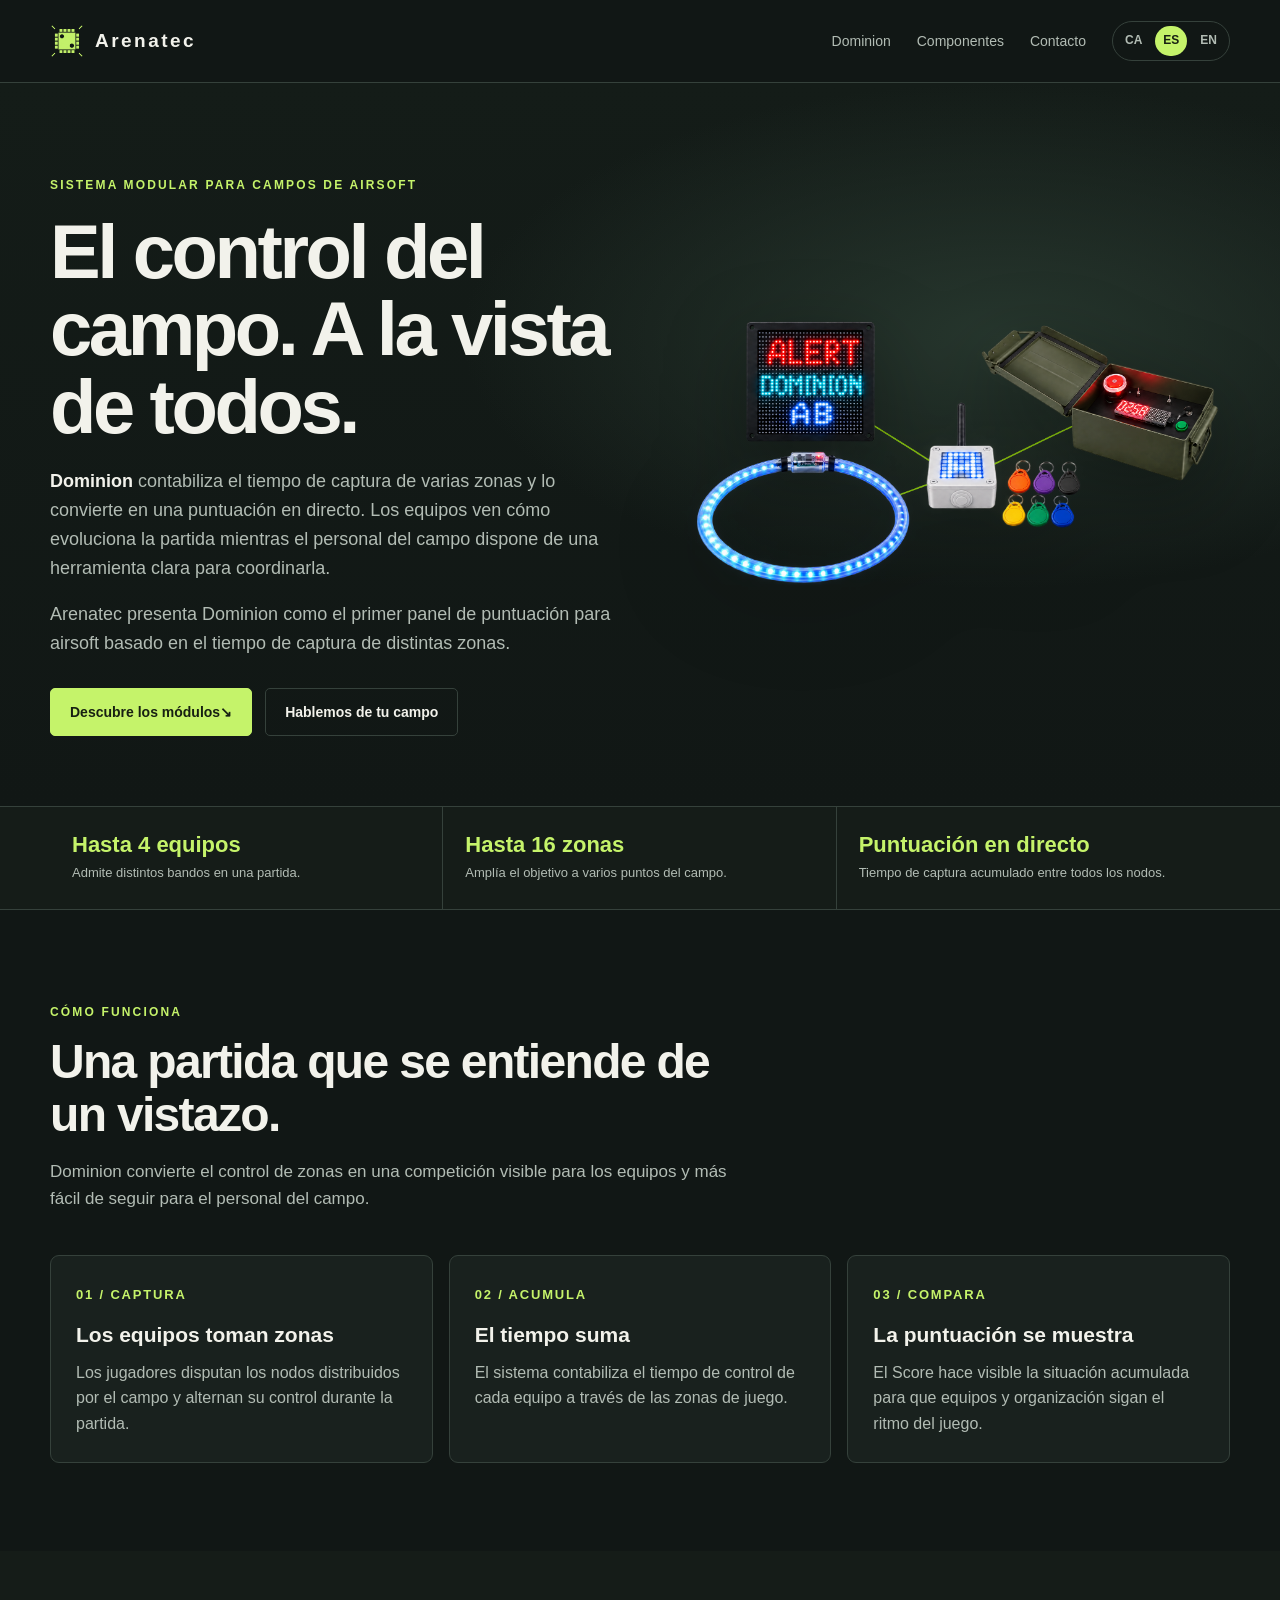
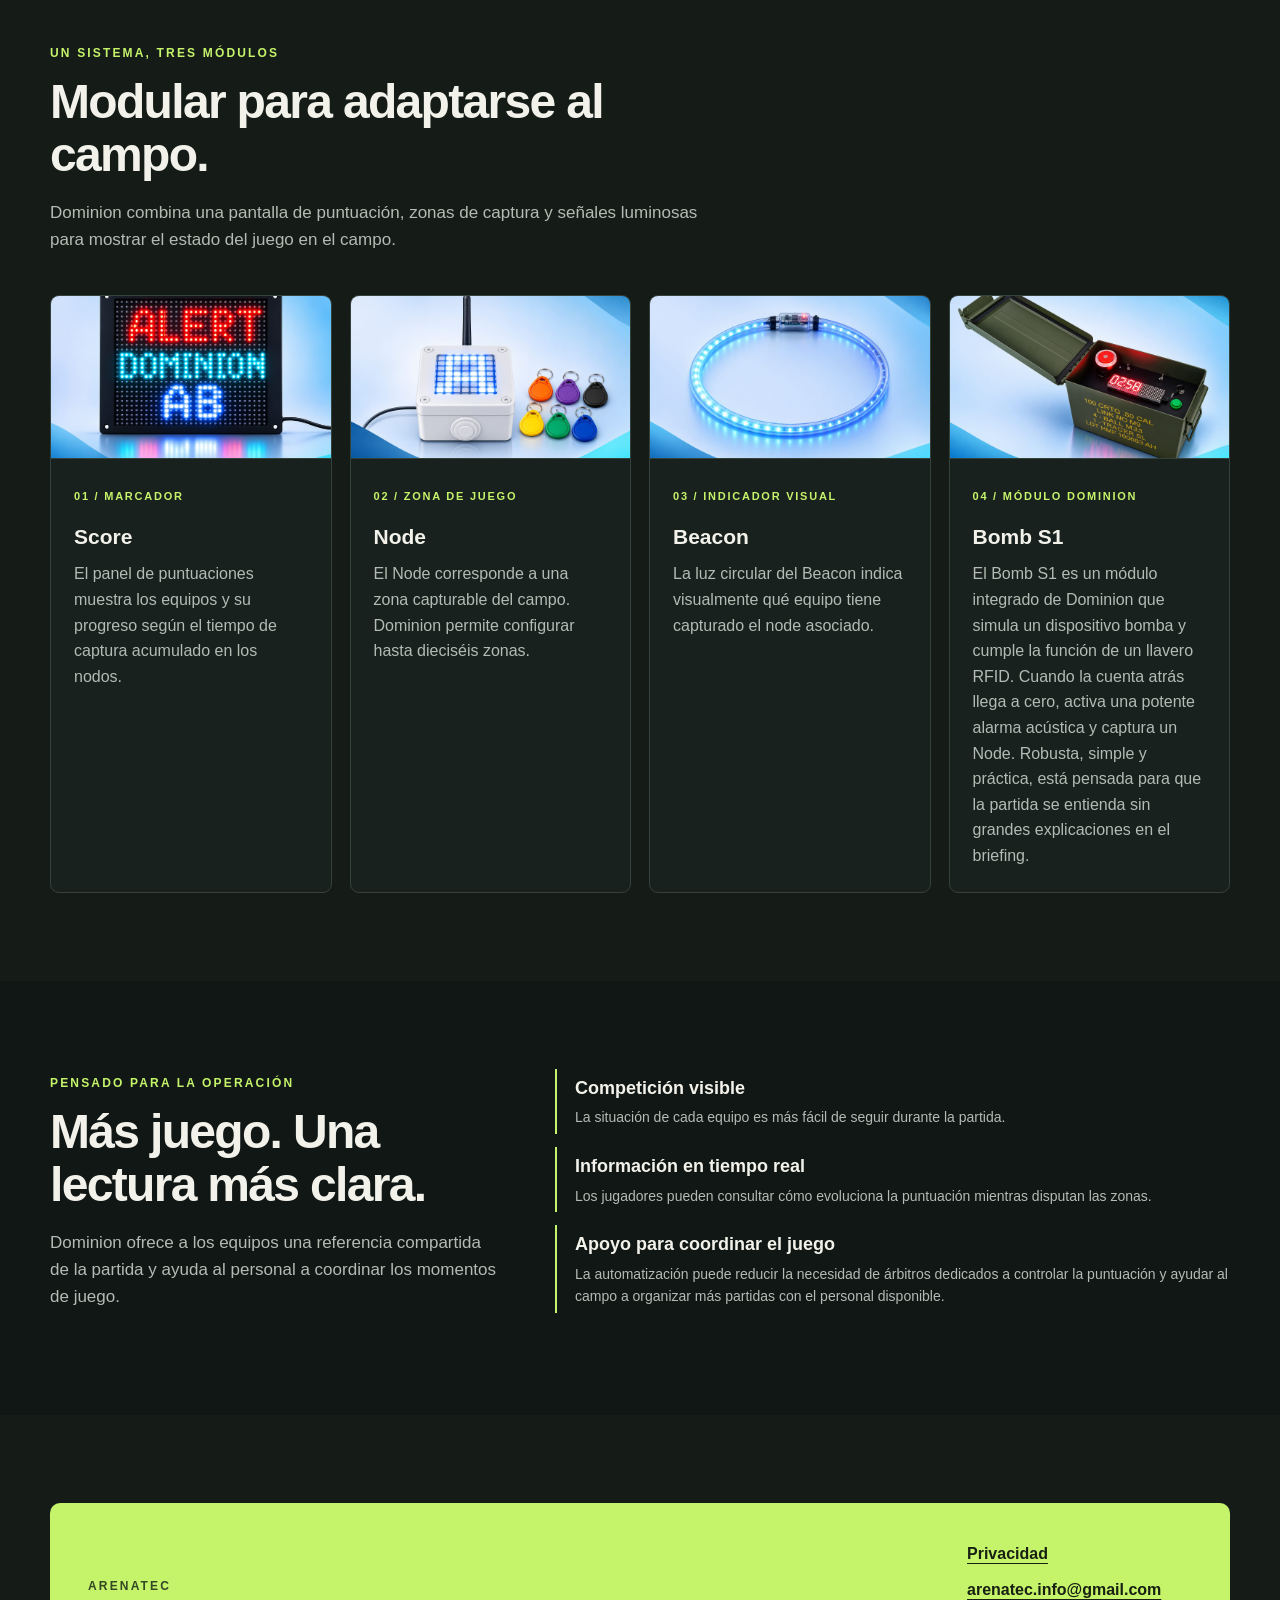
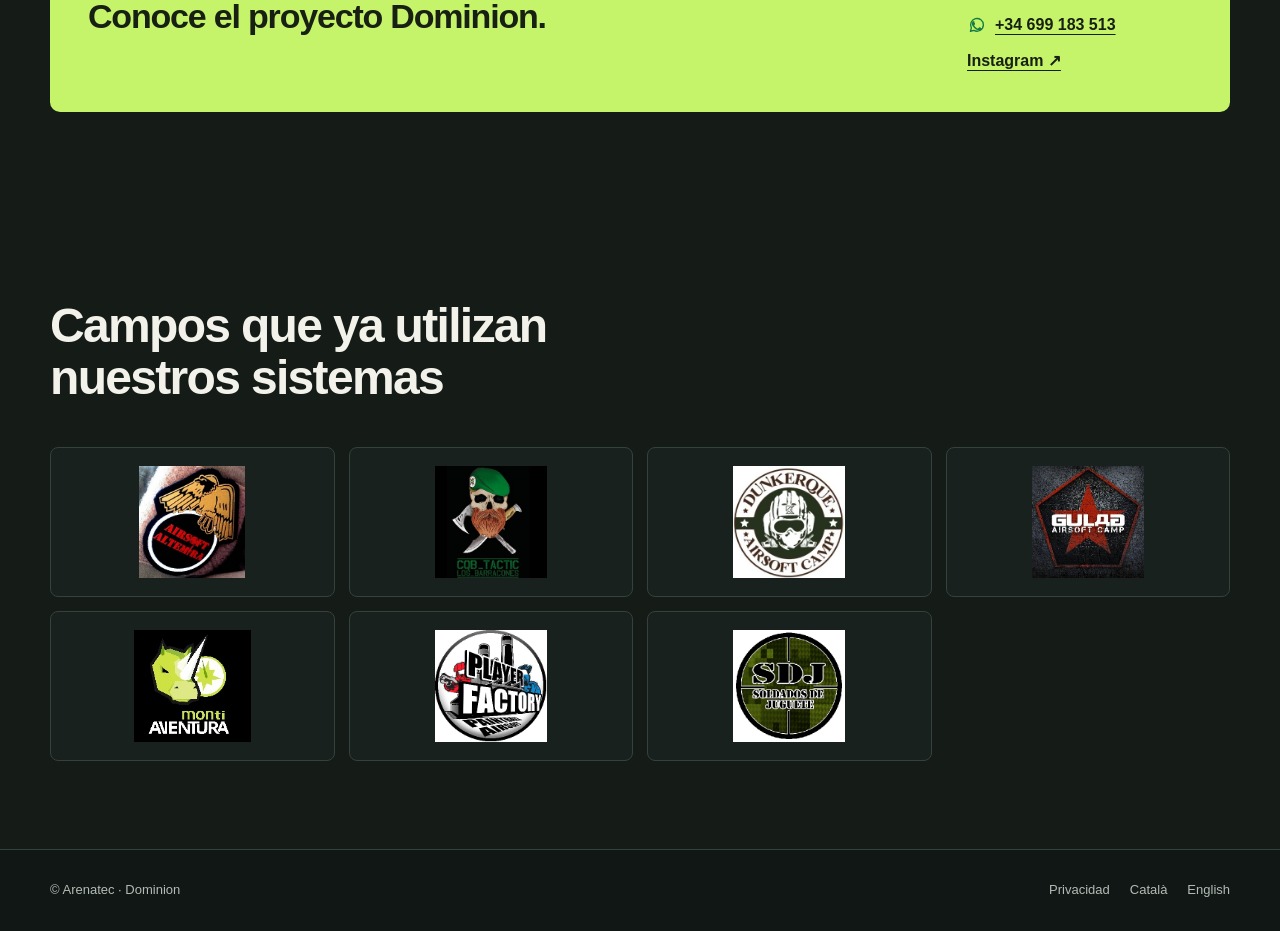
<file: index.es.html>
<!doctype html>
<html lang="es">
<head><meta charset="utf-8"><meta name="viewport" content="width=device-width,initial-scale=1"><meta name="description" content="Dominion de Arenatec: puntuación en directo para partidas de airsoft con hasta cuatro equipos y dieciséis zonas de captura."><meta name="theme-color" content="#111715"><title>Dominion — Arenatec | Puntuación para campos de airsoft</title><link rel="stylesheet" href="css/site.css"><link rel="icon" type="image/png" href="assets/logos/arenatec-icon.png"></head>
<body><a class="skip" href="#main">Saltar al contenido</a>
<header class="site-header"><div class="wrap header-row"><a class="brand" href="index.es.html" aria-label="Arenatec, inicio"><img class="brand-logo" src="assets/logos/arenatec-icon.png" alt=""> Arenatec</a><nav class="nav" aria-label="Navegación principal"><a href="#dominion">Dominion</a><a href="#components">Componentes</a><a href="#contact">Contacto</a><div class="languages" aria-label="Elegir idioma"><a href="index.ca.html" lang="ca">CA</a><a href="index.es.html" aria-current="page" lang="es">ES</a><a href="index.en.html" lang="en">EN</a></div></nav></div></header>
<main id="main">
<section class="hero" id="dominion"><div class="wrap hero-grid"><div><span class="eyebrow">Sistema modular para campos de airsoft</span><h1>El control del campo. A la vista de todos.</h1><p><strong>Dominion</strong> contabiliza el tiempo de captura de varias zonas y lo convierte en una puntuación en directo. Los equipos ven cómo evoluciona la partida mientras el personal del campo dispone de una herramienta clara para coordinarla.</p><p class="body-copy">Arenatec presenta Dominion como el primer panel de puntuación para airsoft basado en el tiempo de captura de distintas zonas.</p><div class="actions"><a class="button primary" href="#components">Descubre los módulos <span aria-hidden="true">↘</span></a><a class="button secondary" href="#contact">Hablemos de tu campo</a></div></div>
<img class="hero-art" src="assets/img/dominion-system-overview.png" alt="Sistema Dominion con el Node como centro de comunicación conectado al Score, al Beacon y a la Bomb S1"></div></section>
<section class="proof" aria-label="Capacidad del sistema"><div class="wrap proof-grid"><div class="proof-item"><strong>Hasta 4 equipos</strong><span>Admite distintos bandos en una partida.</span></div><div class="proof-item"><strong>Hasta 16 zonas</strong><span>Amplía el objetivo a varios puntos del campo.</span></div><div class="proof-item"><strong>Puntuación en directo</strong><span>Tiempo de captura acumulado entre todos los nodos.</span></div></div></section>
<section class="section"><div class="wrap"><div class="section-heading"><span class="eyebrow">Cómo funciona</span><h2>Una partida que se entiende de un vistazo.</h2><p>Dominion convierte el control de zonas en una competición visible para los equipos y más fácil de seguir para el personal del campo.</p></div><div class="steps"><article class="step"><span class="step-number">01 / CAPTURA</span><h3>Los equipos toman zonas</h3><p>Los jugadores disputan los nodos distribuidos por el campo y alternan su control durante la partida.</p></article><article class="step"><span class="step-number">02 / ACUMULA</span><h3>El tiempo suma</h3><p>El sistema contabiliza el tiempo de control de cada equipo a través de las zonas de juego.</p></article><article class="step"><span class="step-number">03 / COMPARA</span><h3>La puntuación se muestra</h3><p>El Score hace visible la situación acumulada para que equipos y organización sigan el ritmo del juego.</p></article></div></div></section>
<section class="section alt" id="components"><div class="wrap"><div class="section-heading"><span class="eyebrow">Un sistema, tres módulos</span><h2>Modular para adaptarse al campo.</h2><p>Dominion combina una pantalla de puntuación, zonas de captura y señales luminosas para mostrar el estado del juego en el campo.</p></div><div class="modules"><article class="module"><img src="assets/img/Score_1.jpeg" alt="Fotografía real del panel de puntuaciones Dominion Score"><div class="module-copy"><span class="tag">01 / Marcador</span><h3>Score</h3><p>El panel de puntuaciones muestra los equipos y su progreso según el tiempo de captura acumulado en los nodos.</p></div></article><article class="module"><img src="assets/img/Node_1.jpeg" alt="Fotografía real del Node de captura Dominion"><div class="module-copy"><span class="tag">02 / Zona de juego</span><h3>Node</h3><p>El Node corresponde a una zona capturable del campo. Dominion permite configurar hasta dieciséis zonas.</p></div></article><article class="module"><img src="assets/img/Beacon_1.jpeg" alt="Fotografía real del Beacon circular iluminado de Dominion"><div class="module-copy"><span class="tag">03 / Indicador visual</span><h3>Beacon</h3><p>La luz circular del Beacon indica visualmente qué equipo tiene capturado el node asociado.</p></div></article><article class="module"><img src="assets/img/BOMBS1_1.jpeg" alt="Fotografía del Bomb S1 simulado, módulo integrado en el sistema Dominion"><div class="module-copy"><span class="tag">04 / Módulo Dominion</span><h3>Bomb S1</h3><p>El Bomb S1 es un módulo integrado de Dominion que simula un dispositivo bomba y cumple la función de un llavero RFID. Cuando la cuenta atrás llega a cero, activa una potente alarma acústica y captura un Node. Robusta, simple y práctica, está pensada para que la partida se entienda sin grandes explicaciones en el briefing.</p></div></article></div></div></section>
<section class="section"><div class="wrap benefit-grid"><div><span class="eyebrow">Pensado para la operación</span><h2>Más juego. Una lectura más clara.</h2><p class="body-copy">Dominion ofrece a los equipos una referencia compartida de la partida y ayuda al personal a coordinar los momentos de juego.</p></div><div class="benefits"><div class="benefit"><strong>Competición visible</strong><span>La situación de cada equipo es más fácil de seguir durante la partida.</span></div><div class="benefit"><strong>Información en tiempo real</strong><span>Los jugadores pueden consultar cómo evoluciona la puntuación mientras disputan las zonas.</span></div><div class="benefit"><strong>Apoyo para coordinar el juego</strong><span>La automatización puede reducir la necesidad de árbitros dedicados a controlar la puntuación y ayudar al campo a organizar más partidas con el personal disponible.</span></div></div></div></section>
<section class="section alt" id="contact"><div class="wrap"><div class="contact-panel"><div><span class="eyebrow" style="color:#334823">Arenatec</span><h2>Conoce el proyecto Dominion.</h2></div><div class="contact-links"><a href="privacidad.es.html">Privacidad</a><a href="mailto:arenatec.info@gmail.com">arenatec.info@gmail.com</a><a class="whatsapp-link" href="https://wa.me/34699183513" target="_blank" rel="noopener noreferrer" aria-label="Abrir conversación de WhatsApp con Arenatec, +34 699 183 513"><svg class="whatsapp-icon" viewBox="0 0 32 32" aria-hidden="true" focusable="false"><path d="M26.2 15.7a10.2 10.2 0 0 1-15.1 8.9L5.5 26l1.5-5.4a10.2 10.2 0 1 1 19.2-4.9Z" fill="none" stroke="currentColor" stroke-width="2.1" stroke-linejoin="round"/><path d="M12.1 10.4c-.4-.5-.7-.5-1-.5h-.8c-.3 0-.8.1-1.1.5-.4.4-1.4 1.4-1.4 3.4s1.4 4 1.6 4.3c.2.3 2.7 4.4 6.7 6 3.3 1.3 4 .9 4.7.9.7-.1 2.3-.9 2.6-1.8.3-.9.3-1.7.2-1.8-.1-.2-.4-.3-.8-.5l-2.6-1.2c-.4-.2-.7-.3-1 .2-.3.4-1 1.2-1.3 1.4-.2.3-.5.3-.9.1-.4-.2-1.7-.6-3.2-2a12.3 12.3 0 0 1-2.2-2.7c-.2-.4 0-.7.2-.9l.6-.7c.2-.2.3-.4.4-.7.1-.3 0-.5-.1-.7l-1.2-2.8Z" fill="currentColor"/></svg>+34 699 183 513</a><a href="https://www.instagram.com/arenatec.info/" target="_blank" rel="noopener noreferrer">Instagram ↗</a></div></div></div></section>
<section class="section alt clients-section" id="clients"><div class="wrap"><div class="section-heading"><h2>Campos que ya utilizan nuestros sistemas</h2></div><div class="client-logos"><figure class="client-logo"><img src="assets/clients/altemira.jpg" alt="Logotipo de Airsoft Altemira"></figure><figure class="client-logo"><img src="assets/clients/cqbBarracones.jpeg" alt="Logotipo de CQB Tactic Los Barracones"></figure><figure class="client-logo"><img src="assets/clients/dunkerque.jpg" alt="Logotipo de Dunkerque Airsoft Camp"></figure><figure class="client-logo"><img src="assets/clients/gulag.jpg" alt="Logotipo de Gulag Airsoft Camp"></figure><figure class="client-logo"><img src="assets/clients/montiAventura.jpg" alt="Logotipo de Monti Aventura"></figure><figure class="client-logo"><img src="assets/clients/playerFactory.png" alt="Logotipo de Player Factory Airsoft"></figure><figure class="client-logo"><img src="assets/clients/sdj.png" alt="Logotipo de SDJ Soldados de Juguete"></figure></div></div></section></main><footer class="site-footer"><div class="wrap footer-row"><span>© Arenatec · Dominion</span><div class="footer-links"><a href="privacidad.es.html">Privacidad</a><a href="index.ca.html" lang="ca">Català</a><a href="index.en.html" lang="en">English</a></div></div></footer></body></html>
</file>
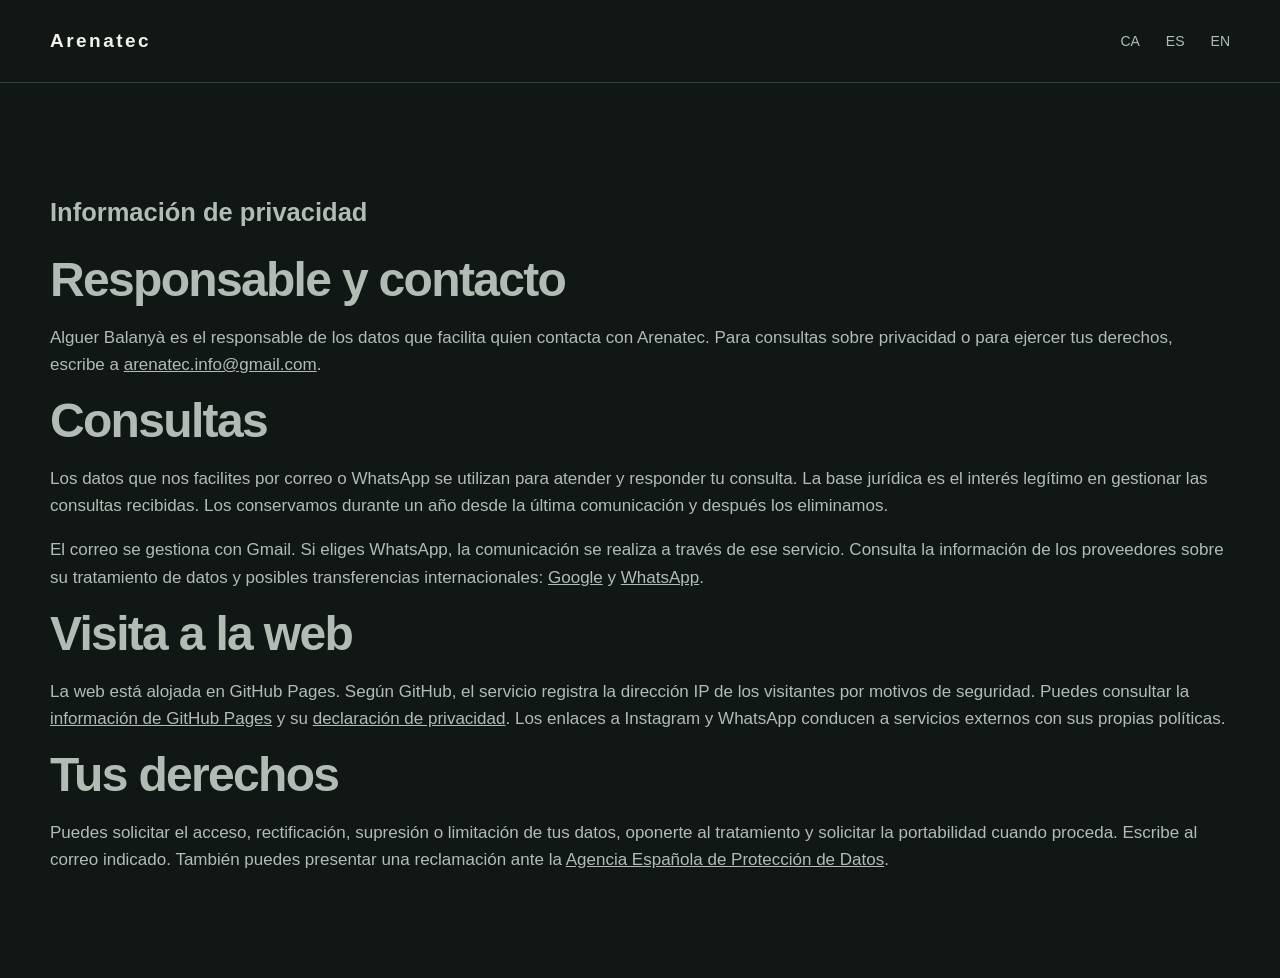
<file: privacidad.es.html>
<!doctype html><html lang="es"><head><meta charset="utf-8"><meta name="viewport" content="width=device-width,initial-scale=1"><title>Privacidad — Arenatec</title><link rel="stylesheet" href="css/site.css"><link rel="icon" type="image/png" href="assets/logos/arenatec-icon.png"></head><body><header class="site-header"><div class="wrap header-row"><a class="brand" href="index.es.html">Arenatec</a><nav class="nav" aria-label="Languages"><a href="privacitat.ca.html" lang="ca">CA</a><a href="privacidad.es.html" lang="es">ES</a><a href="privacy.en.html" lang="en">EN</a></nav></div></header><main class="wrap section"><article class="body-copy"><h1>Información de privacidad</h1><h2>Responsable y contacto</h2><p>Alguer Balanyà es el responsable de los datos que facilita quien contacta con Arenatec. Para consultas sobre privacidad o para ejercer tus derechos, escribe a <a href="mailto:arenatec.info@gmail.com">arenatec.info@gmail.com</a>.</p><h2>Consultas</h2><p>Los datos que nos facilites por correo o WhatsApp se utilizan para atender y responder tu consulta. La base jurídica es el interés legítimo en gestionar las consultas recibidas. Los conservamos durante un año desde la última comunicación y después los eliminamos.</p><p>El correo se gestiona con Gmail. Si eliges WhatsApp, la comunicación se realiza a través de ese servicio. Consulta la información de los proveedores sobre su tratamiento de datos y posibles transferencias internacionales: <a href="https://policies.google.com/privacy">Google</a> y <a href="https://www.whatsapp.com/legal/privacy-policy-eea">WhatsApp</a>.</p><h2>Visita a la web</h2><p>La web está alojada en GitHub Pages. Según GitHub, el servicio registra la dirección IP de los visitantes por motivos de seguridad. Puedes consultar la <a href="https://docs.github.com/en/pages/getting-started-with-github-pages/what-is-github-pages">información de GitHub Pages</a> y su <a href="https://docs.github.com/en/site-policy/privacy-policies/github-general-privacy-statement">declaración de privacidad</a>. Los enlaces a Instagram y WhatsApp conducen a servicios externos con sus propias políticas.</p><h2>Tus derechos</h2><p>Puedes solicitar el acceso, rectificación, supresión o limitación de tus datos, oponerte al tratamiento y solicitar la portabilidad cuando proceda. Escribe al correo indicado. También puedes presentar una reclamación ante la <a href="https://www.aepd.es/">Agencia Española de Protección de Datos</a>.</p></article></main></body></html>
</file>
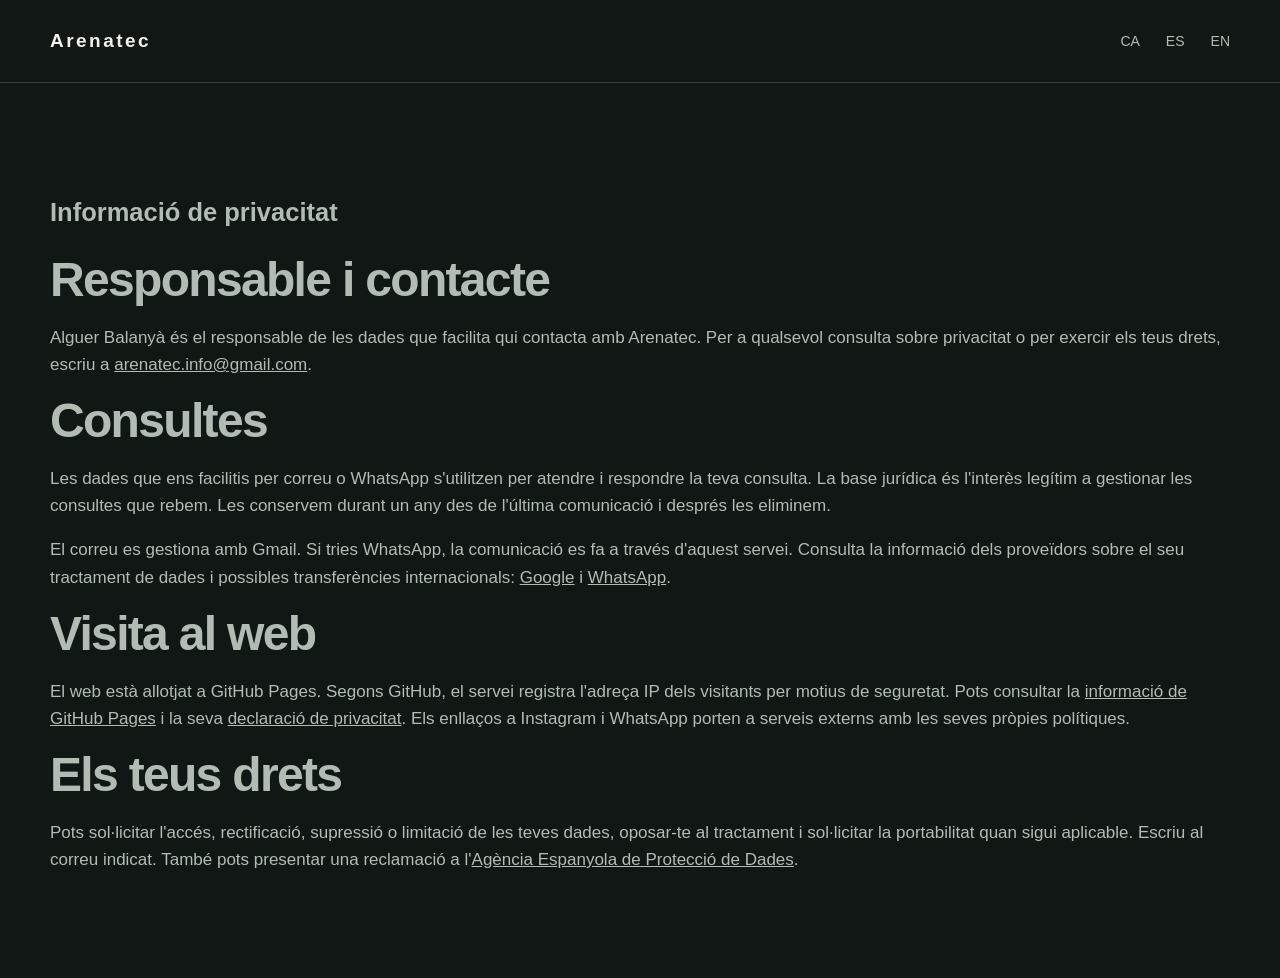
<file: privacitat.ca.html>
<!doctype html><html lang="ca"><head><meta charset="utf-8"><meta name="viewport" content="width=device-width,initial-scale=1"><title>Privacitat — Arenatec</title><link rel="stylesheet" href="css/site.css"><link rel="icon" type="image/png" href="assets/logos/arenatec-icon.png"></head><body><header class="site-header"><div class="wrap header-row"><a class="brand" href="index.ca.html">Arenatec</a><nav class="nav" aria-label="Languages"><a href="privacitat.ca.html" lang="ca">CA</a><a href="privacidad.es.html" lang="es">ES</a><a href="privacy.en.html" lang="en">EN</a></nav></div></header><main class="wrap section"><article class="body-copy"><h1>Informació de privacitat</h1><h2>Responsable i contacte</h2><p>Alguer Balanyà és el responsable de les dades que facilita qui contacta amb Arenatec. Per a qualsevol consulta sobre privacitat o per exercir els teus drets, escriu a <a href="mailto:arenatec.info@gmail.com">arenatec.info@gmail.com</a>.</p><h2>Consultes</h2><p>Les dades que ens facilitis per correu o WhatsApp s'utilitzen per atendre i respondre la teva consulta. La base jurídica és l'interès legítim a gestionar les consultes que rebem. Les conservem durant un any des de l'última comunicació i després les eliminem.</p><p>El correu es gestiona amb Gmail. Si tries WhatsApp, la comunicació es fa a través d'aquest servei. Consulta la informació dels proveïdors sobre el seu tractament de dades i possibles transferències internacionals: <a href="https://policies.google.com/privacy">Google</a> i <a href="https://www.whatsapp.com/legal/privacy-policy-eea">WhatsApp</a>.</p><h2>Visita al web</h2><p>El web està allotjat a GitHub Pages. Segons GitHub, el servei registra l'adreça IP dels visitants per motius de seguretat. Pots consultar la <a href="https://docs.github.com/en/pages/getting-started-with-github-pages/what-is-github-pages">informació de GitHub Pages</a> i la seva <a href="https://docs.github.com/en/site-policy/privacy-policies/github-general-privacy-statement">declaració de privacitat</a>. Els enllaços a Instagram i WhatsApp porten a serveis externs amb les seves pròpies polítiques.</p><h2>Els teus drets</h2><p>Pots sol·licitar l'accés, rectificació, supressió o limitació de les teves dades, oposar-te al tractament i sol·licitar la portabilitat quan sigui aplicable. Escriu al correu indicat. També pots presentar una reclamació a l'<a href="https://www.aepd.es/">Agència Espanyola de Protecció de Dades</a>.</p></article></main></body></html>
</file>
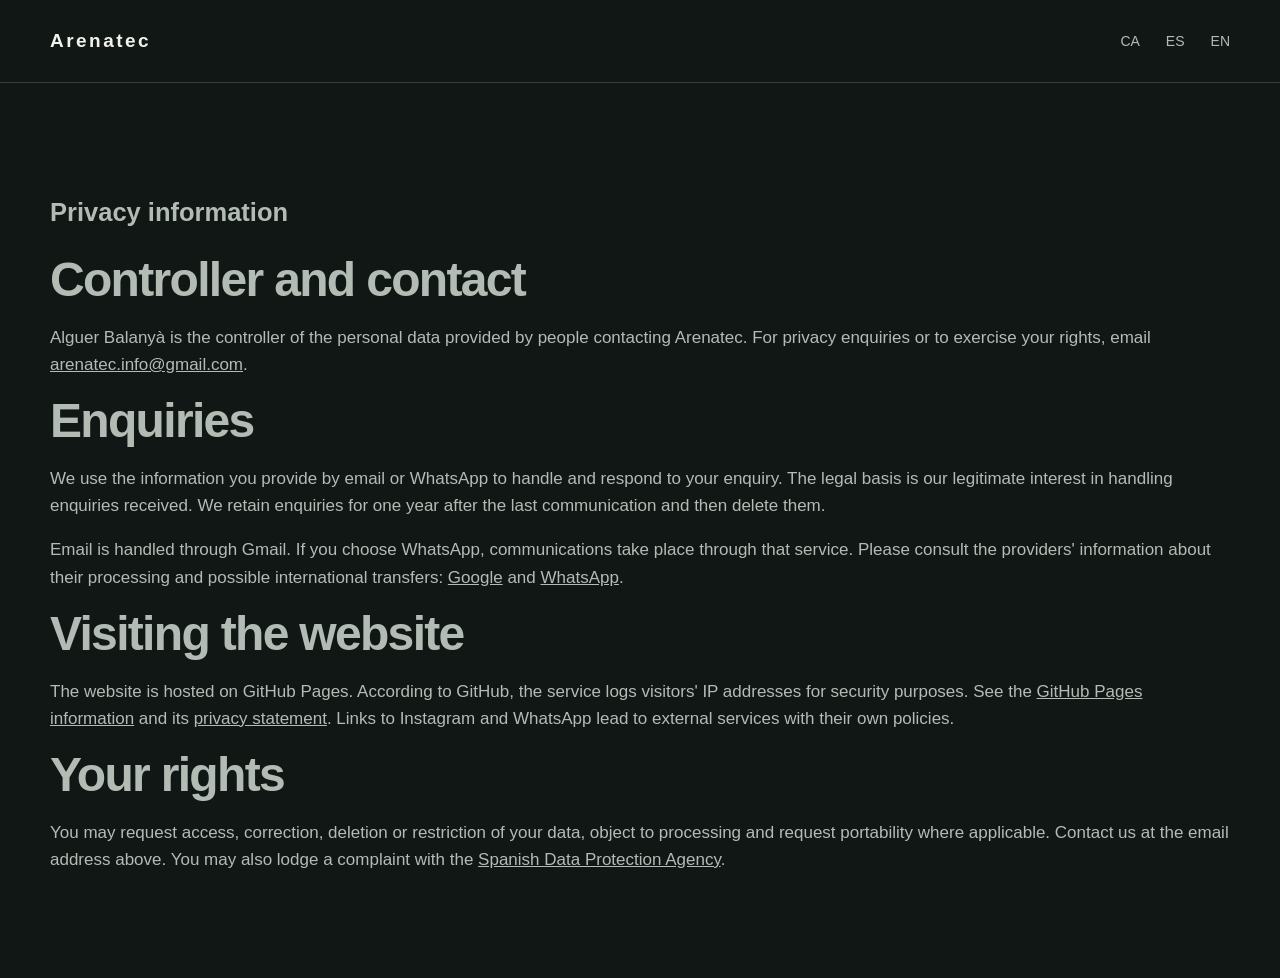
<file: privacy.en.html>
<!doctype html><html lang="en"><head><meta charset="utf-8"><meta name="viewport" content="width=device-width,initial-scale=1"><title>Privacy — Arenatec</title><link rel="stylesheet" href="css/site.css"><link rel="icon" type="image/png" href="assets/logos/arenatec-icon.png"></head><body><header class="site-header"><div class="wrap header-row"><a class="brand" href="index.en.html">Arenatec</a><nav class="nav" aria-label="Languages"><a href="privacitat.ca.html" lang="ca">CA</a><a href="privacidad.es.html" lang="es">ES</a><a href="privacy.en.html" lang="en">EN</a></nav></div></header><main class="wrap section"><article class="body-copy"><h1>Privacy information</h1><h2>Controller and contact</h2><p>Alguer Balanyà is the controller of the personal data provided by people contacting Arenatec. For privacy enquiries or to exercise your rights, email <a href="mailto:arenatec.info@gmail.com">arenatec.info@gmail.com</a>.</p><h2>Enquiries</h2><p>We use the information you provide by email or WhatsApp to handle and respond to your enquiry. The legal basis is our legitimate interest in handling enquiries received. We retain enquiries for one year after the last communication and then delete them.</p><p>Email is handled through Gmail. If you choose WhatsApp, communications take place through that service. Please consult the providers' information about their processing and possible international transfers: <a href="https://policies.google.com/privacy">Google</a> and <a href="https://www.whatsapp.com/legal/privacy-policy-eea">WhatsApp</a>.</p><h2>Visiting the website</h2><p>The website is hosted on GitHub Pages. According to GitHub, the service logs visitors' IP addresses for security purposes. See the <a href="https://docs.github.com/en/pages/getting-started-with-github-pages/what-is-github-pages">GitHub Pages information</a> and its <a href="https://docs.github.com/en/site-policy/privacy-policies/github-general-privacy-statement">privacy statement</a>. Links to Instagram and WhatsApp lead to external services with their own policies.</p><h2>Your rights</h2><p>You may request access, correction, deletion or restriction of your data, object to processing and request portability where applicable. Contact us at the email address above. You may also lodge a complaint with the <a href="https://www.aepd.es/">Spanish Data Protection Agency</a>.</p></article></main></body></html>
</file>
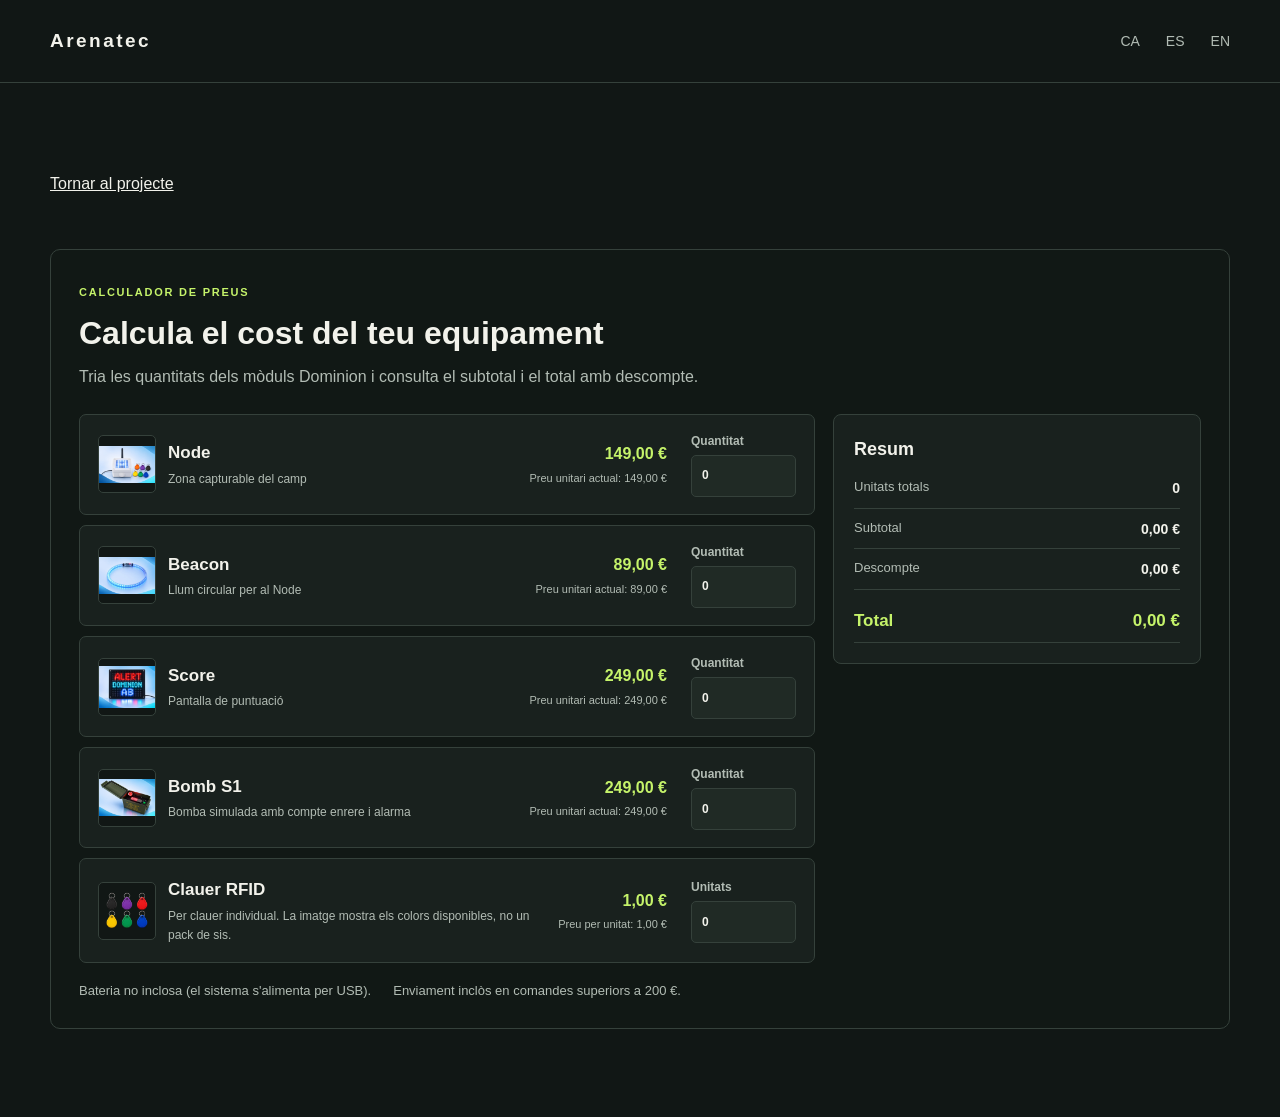
<file: preus/index.ca.html>
<!doctype html><html lang="ca"><head><meta charset="utf-8"><meta name="viewport" content="width=device-width,initial-scale=1"><meta name="robots" content="noindex, nofollow"><title>Calculadora de preus — Arenatec</title><link rel="stylesheet" href="../css/site.css"><link rel="icon" type="image/png" href="../assets/logos/arenatec-icon.png"><script src="../js/product-calculator.js" defer></script></head><body><header class="site-header"><div class="wrap header-row"><a class="brand" href="../index.ca.html">Arenatec</a><nav class="nav" aria-label="Languages"><a href="index.ca.html" lang="ca">CA</a><a href="index.html" lang="es">ES</a><a href="index.en.html" lang="en">EN</a></nav></div></header><main class="wrap section"><a href="../index.ca.html">Tornar al projecte</a><div class="price-calculator" data-price-calculator data-language="ca"><div class="calculator-intro"><span class="tag">Calculador de preus</span><h3>Calcula el cost del teu equipament</h3><p>Tria les quantitats dels mòduls Dominion i consulta el subtotal i el total amb descompte.</p></div><div class="calculator-layout"><div class="calculator-products"><label class="calculator-product"><span class="calculator-product-name"><img src="../assets/img/Node_1.jpeg" alt=""><span class="calculator-product-copy"><strong>Node</strong><small>Zona capturable del camp</small></span></span><span class="calculator-unit-price"><strong>149,00 €</strong><small>Preu unitari actual: <output data-current-unit-price>149,00 €</output></small></span><span class="calculator-quantity"><span>Quantitat</span><input data-quantity data-unit-price="149" data-minimum-price="110" data-minimum-quantity="16" type="number" min="0" step="1" value="0" inputmode="numeric" aria-label="Quantitat de Node"></span></label><label class="calculator-product"><span class="calculator-product-name"><img src="../assets/img/Beacon_1.jpeg" alt=""><span class="calculator-product-copy"><strong>Beacon</strong><small>Llum circular per al Node</small></span></span><span class="calculator-unit-price"><strong>89,00 €</strong><small>Preu unitari actual: <output data-current-unit-price>89,00 €</output></small></span><span class="calculator-quantity"><span>Quantitat</span><input data-quantity data-unit-price="89" data-minimum-price="70" data-minimum-quantity="16" type="number" min="0" step="1" value="0" inputmode="numeric" aria-label="Quantitat de Beacon"></span></label><label class="calculator-product"><span class="calculator-product-name"><img src="../assets/img/Score_1.jpeg" alt=""><span class="calculator-product-copy"><strong>Score</strong><small>Pantalla de puntuació</small></span></span><span class="calculator-unit-price"><strong>249,00 €</strong><small>Preu unitari actual: <output data-current-unit-price>249,00 €</output></small></span><span class="calculator-quantity"><span>Quantitat</span><input data-quantity data-unit-price="249" data-minimum-price="210" data-minimum-quantity="4" type="number" min="0" step="1" value="0" inputmode="numeric" aria-label="Quantitat de Score"></span></label><label class="calculator-product"><span class="calculator-product-name"><img src="../assets/img/BOMBS1_1.jpeg" alt=""><span class="calculator-product-copy"><strong>Bomb S1</strong><small>Bomba simulada amb compte enrere i alarma</small></span></span><span class="calculator-unit-price"><strong>249,00 €</strong><small>Preu unitari actual: <output data-current-unit-price>249,00 €</output></small></span><span class="calculator-quantity"><span>Quantitat</span><input data-quantity data-unit-price="249" data-minimum-price="219" data-minimum-quantity="4" type="number" min="0" step="1" value="0" inputmode="numeric" aria-label="Quantitat de Bomb S1"></span></label><label class="calculator-product"><span class="calculator-product-name"><img src="../assets/img/rfid-keychain-colors.png" alt=""><span class="calculator-product-copy"><strong>Clauer RFID</strong><small>Per clauer individual. La imatge mostra els colors disponibles, no un pack de sis.</small></span></span><span class="calculator-unit-price"><strong>1,00 €</strong><small>Preu per unitat: <output data-current-unit-price>1,00 €</output></small></span><span class="calculator-quantity"><span>Unitats</span><input data-quantity data-unit-price="1" data-minimum-price="0.75" data-minimum-quantity="10" type="number" min="0" step="1" value="0" inputmode="numeric" aria-label="Quantitat de clauers RFID (unitats)"></span></label></div><aside class="calculator-summary" aria-label="Resum"><h4>Resum</h4><dl><div><dt>Unitats totals</dt><dd data-item-count>0</dd></div><div><dt>Subtotal</dt><dd><output data-subtotal>0,00 €</output></dd></div><div><dt>Descompte</dt><dd><output data-discount>0,00 €</output></dd></div><div class="calculator-grand-total"><dt>Total</dt><dd><output data-total aria-live="polite">0,00 €</output></dd></div></dl></aside></div><p class="calculator-purchase-notes"><span>Bateria no inclosa (el sistema s'alimenta per USB).</span><span>Enviament inclòs en comandes superiors a 200 €.</span></p><noscript><p class="calculator-nojs">El càlcul automàtic necessita JavaScript. Els productes i els preus unitaris continuen disponibles.</p></noscript></div></main></body></html>
</file>
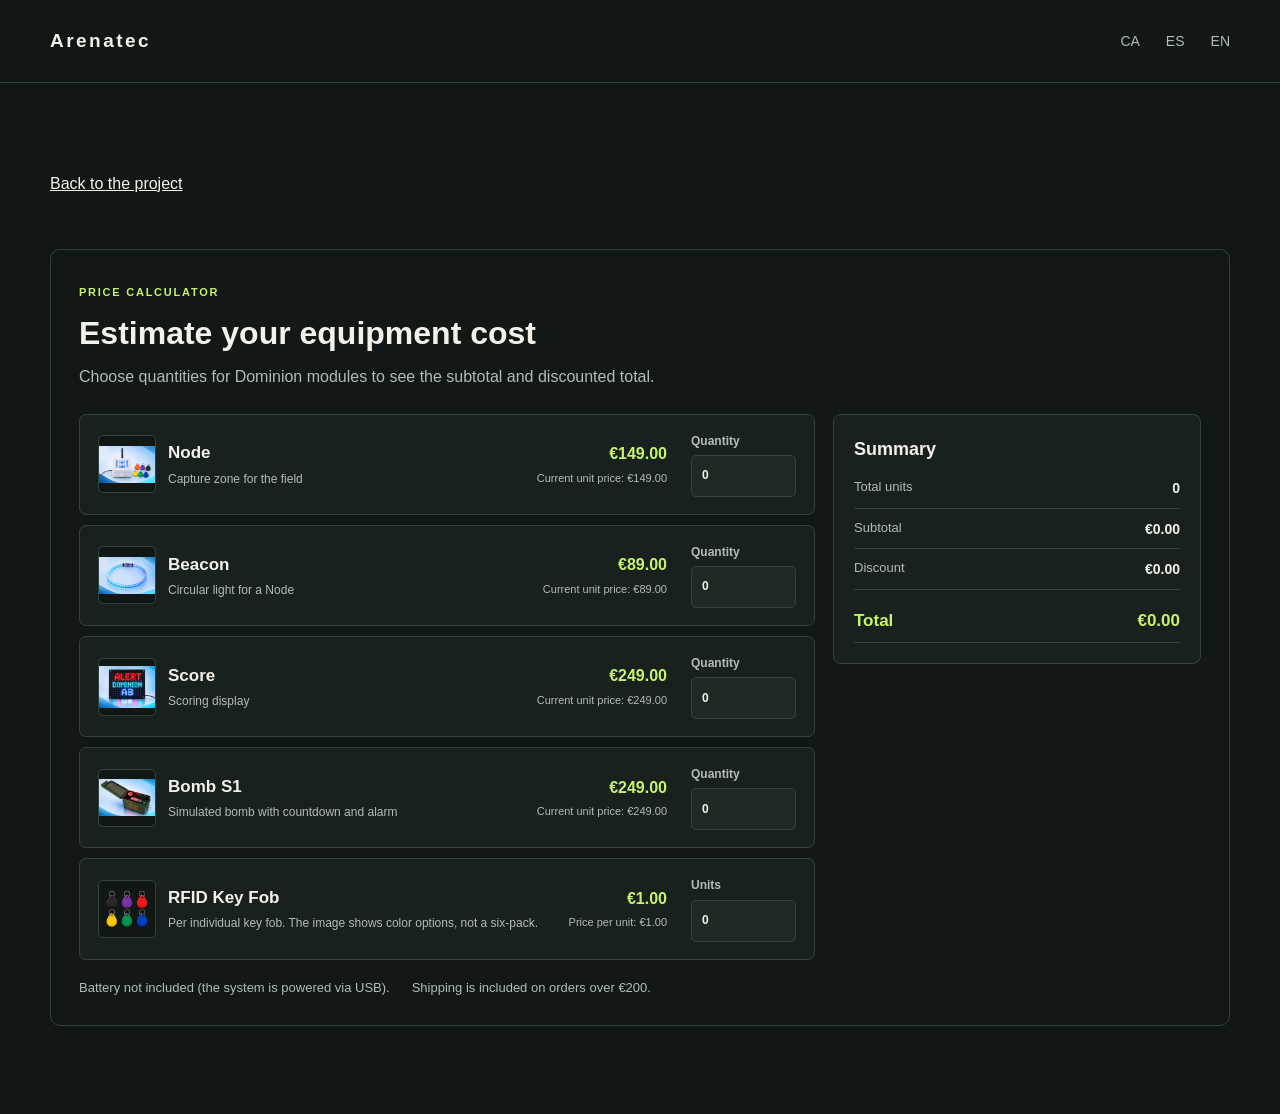
<file: preus/index.en.html>
<!doctype html><html lang="en"><head><meta charset="utf-8"><meta name="viewport" content="width=device-width,initial-scale=1"><meta name="robots" content="noindex, nofollow"><title>Price calculator — Arenatec</title><link rel="stylesheet" href="../css/site.css"><link rel="icon" type="image/png" href="../assets/logos/arenatec-icon.png"><script src="../js/product-calculator.js" defer></script></head><body><header class="site-header"><div class="wrap header-row"><a class="brand" href="../index.en.html">Arenatec</a><nav class="nav" aria-label="Languages"><a href="index.ca.html" lang="ca">CA</a><a href="index.html" lang="es">ES</a><a href="index.en.html" lang="en">EN</a></nav></div></header><main class="wrap section"><a href="../index.en.html">Back to the project</a><div class="price-calculator" data-price-calculator data-language="en"><div class="calculator-intro"><span class="tag">Price calculator</span><h3>Estimate your equipment cost</h3><p>Choose quantities for Dominion modules to see the subtotal and discounted total.</p></div><div class="calculator-layout"><div class="calculator-products"><label class="calculator-product"><span class="calculator-product-name"><img src="../assets/img/Node_1.jpeg" alt=""><span class="calculator-product-copy"><strong>Node</strong><small>Capture zone for the field</small></span></span><span class="calculator-unit-price"><strong>€149.00</strong><small>Current unit price: <output data-current-unit-price>€149.00</output></small></span><span class="calculator-quantity"><span>Quantity</span><input data-quantity data-unit-price="149" data-minimum-price="110" data-minimum-quantity="16" type="number" min="0" step="1" value="0" inputmode="numeric" aria-label="Node quantity"></span></label><label class="calculator-product"><span class="calculator-product-name"><img src="../assets/img/Beacon_1.jpeg" alt=""><span class="calculator-product-copy"><strong>Beacon</strong><small>Circular light for a Node</small></span></span><span class="calculator-unit-price"><strong>€89.00</strong><small>Current unit price: <output data-current-unit-price>€89.00</output></small></span><span class="calculator-quantity"><span>Quantity</span><input data-quantity data-unit-price="89" data-minimum-price="70" data-minimum-quantity="16" type="number" min="0" step="1" value="0" inputmode="numeric" aria-label="Beacon quantity"></span></label><label class="calculator-product"><span class="calculator-product-name"><img src="../assets/img/Score_1.jpeg" alt=""><span class="calculator-product-copy"><strong>Score</strong><small>Scoring display</small></span></span><span class="calculator-unit-price"><strong>€249.00</strong><small>Current unit price: <output data-current-unit-price>€249.00</output></small></span><span class="calculator-quantity"><span>Quantity</span><input data-quantity data-unit-price="249" data-minimum-price="210" data-minimum-quantity="4" type="number" min="0" step="1" value="0" inputmode="numeric" aria-label="Score quantity"></span></label><label class="calculator-product"><span class="calculator-product-name"><img src="../assets/img/BOMBS1_1.jpeg" alt=""><span class="calculator-product-copy"><strong>Bomb S1</strong><small>Simulated bomb with countdown and alarm</small></span></span><span class="calculator-unit-price"><strong>€249.00</strong><small>Current unit price: <output data-current-unit-price>€249.00</output></small></span><span class="calculator-quantity"><span>Quantity</span><input data-quantity data-unit-price="249" data-minimum-price="219" data-minimum-quantity="4" type="number" min="0" step="1" value="0" inputmode="numeric" aria-label="Bomb S1 quantity"></span></label><label class="calculator-product"><span class="calculator-product-name"><img src="../assets/img/rfid-keychain-colors.png" alt=""><span class="calculator-product-copy"><strong>RFID Key Fob</strong><small>Per individual key fob. The image shows color options, not a six-pack.</small></span></span><span class="calculator-unit-price"><strong>€1.00</strong><small>Price per unit: <output data-current-unit-price>€1.00</output></small></span><span class="calculator-quantity"><span>Units</span><input data-quantity data-unit-price="1" data-minimum-price="0.75" data-minimum-quantity="10" type="number" min="0" step="1" value="0" inputmode="numeric" aria-label="RFID key fob quantity (units)"></span></label></div><aside class="calculator-summary" aria-label="Summary"><h4>Summary</h4><dl><div><dt>Total units</dt><dd data-item-count>0</dd></div><div><dt>Subtotal</dt><dd><output data-subtotal>€0.00</output></dd></div><div><dt>Discount</dt><dd><output data-discount>€0.00</output></dd></div><div class="calculator-grand-total"><dt>Total</dt><dd><output data-total aria-live="polite">€0.00</output></dd></div></dl></aside></div><p class="calculator-purchase-notes"><span>Battery not included (the system is powered via USB).</span><span>Shipping is included on orders over €200.</span></p><noscript><p class="calculator-nojs">Automatic calculation requires JavaScript. Product details and unit prices remain available.</p></noscript></div></main></body></html>
</file>
<file: css/site.css>
:root{color-scheme:dark;--bg:#111715;--panel:#19211e;--panel-2:#202a25;--ink:#f2f2eb;--muted:#b2bcb4;--line:#35413b;--accent:#c5f36a;--accent-ink:#172012;--max:1180px;font-family:Arial,Helvetica,sans-serif}*{box-sizing:border-box}html{scroll-behavior:smooth}body{margin:0;background:var(--bg);color:var(--ink);line-height:1.6}a{color:inherit}a:focus-visible,button:focus-visible{outline:3px solid var(--accent);outline-offset:4px}.wrap{width:min(var(--max),calc(100% - 48px));margin-inline:auto}.skip{position:absolute;top:-100px;left:16px;background:var(--accent);color:var(--accent-ink);padding:12px 18px;z-index:4}.skip:focus{top:12px}.site-header{border-bottom:1px solid var(--line);background:#111715}.header-row{min-height:82px;display:flex;align-items:center;justify-content:space-between;gap:24px}.brand{display:inline-flex;gap:11px;align-items:center;text-decoration:none;font-size:19px;font-weight:800;letter-spacing:.13em}.brand-mark{width:30px;height:30px;border:2px solid var(--accent);border-radius:9px;display:grid;place-items:center;color:var(--accent);font-size:14px;letter-spacing:0}.nav{display:flex;align-items:center;gap:26px}.nav>a{text-decoration:none;color:var(--muted);font-size:14px}.nav>a:hover,.nav>a[aria-current=page]{color:var(--ink)}.languages{display:flex;gap:5px;padding:4px;border:1px solid var(--line);border-radius:999px}.languages a{text-decoration:none;color:var(--muted);font-size:12px;font-weight:700;padding:5px 8px;border-radius:99px}.languages a[aria-current=page]{background:var(--accent);color:var(--accent-ink)}.hero{padding:88px 0 70px;background:radial-gradient(ellipse at 78% 35%,#27372e 0,transparent 38%),linear-gradient(180deg,#141c18,#111715)}.hero-grid{display:grid;grid-template-columns:1.03fr .97fr;align-items:center;gap:50px}.eyebrow{color:var(--accent);font-size:12px;letter-spacing:.18em;text-transform:uppercase;font-weight:700}.hero h1{font-size:clamp(45px,6.5vw,76px);line-height:1.02;letter-spacing:-.045em;margin:16px 0 22px;max-width:720px}.hero p{font-size:18px;color:var(--muted);max-width:620px}.hero strong{color:var(--ink)}.actions{display:flex;flex-wrap:wrap;gap:13px;margin-top:30px}.button{display:inline-flex;align-items:center;justify-content:center;min-height:48px;padding:0 19px;border-radius:5px;text-decoration:none;font-size:14px;font-weight:700;border:1px solid var(--line)}.button.primary{background:var(--accent);border-color:var(--accent);color:var(--accent-ink)}.button.secondary{color:var(--ink)}.hero-art{width:100%;height:auto;filter:drop-shadow(0 24px 40px #0005)}.proof{border-top:1px solid var(--line);border-bottom:1px solid var(--line);background:#151c18}.proof-grid{display:grid;grid-template-columns:repeat(3,1fr)}.proof-item{padding:25px 22px;border-right:1px solid var(--line)}.proof-item:last-child{border:0}.proof-item strong{display:block;color:var(--accent);font-size:22px;line-height:1.2}.proof-item span{display:block;color:var(--muted);font-size:13px;margin-top:5px}.section{padding:88px 0}.section.alt{background:#151c18}.section-heading{max-width:680px;margin-bottom:42px}.section h2{font-size:clamp(32px,4vw,48px);letter-spacing:-.035em;line-height:1.1;margin:12px 0 14px}.section-heading p,.body-copy{color:var(--muted);font-size:17px}.steps{display:grid;grid-template-columns:repeat(3,1fr);gap:16px}.step,.module,.contact-card{border:1px solid var(--line);border-radius:9px;background:var(--panel);padding:25px}.step-number{font-size:13px;color:var(--accent);letter-spacing:.14em;font-weight:700}.step h3,.module h3{margin:12px 0 8px;font-size:21px}.step p,.module p{color:var(--muted);margin:0}.modules{display:grid;grid-template-columns:repeat(4,1fr);gap:18px}.module{padding:0;overflow:hidden}.module img{display:block;width:100%;height:auto;aspect-ratio:12/7;object-fit:cover;border-bottom:1px solid var(--line)}.module-copy{padding:23px}.tag{font-size:11px;color:var(--accent);letter-spacing:.16em;text-transform:uppercase;font-weight:700}.benefit-grid{display:grid;grid-template-columns:.8fr 1.2fr;gap:55px;align-items:start}.benefits{display:grid;gap:13px}.benefit{border-left:2px solid var(--accent);padding:5px 0 5px 18px}.benefit strong{display:block;font-size:18px}.benefit span{display:block;color:var(--muted);font-size:14px;margin-top:4px}.contact-panel{display:flex;align-items:center;justify-content:space-between;gap:36px;padding:38px;border-radius:10px;background:var(--accent);color:var(--accent-ink)}.contact-panel h2{font-size:34px;margin:0 0 8px}.contact-panel p{margin:0;max-width:620px}.contact-links{display:grid;gap:10px;min-width:225px}.contact-links a{font-weight:700;text-decoration-thickness:1px;text-underline-offset:4px}.site-footer{padding:30px 0;border-top:1px solid var(--line);color:var(--muted);font-size:13px}.footer-row{display:flex;justify-content:space-between;align-items:center;gap:20px}.footer-links{display:flex;gap:20px}.footer-links a{text-decoration:none}
@media(max-width:850px){.hero-grid,.benefit-grid{grid-template-columns:1fr}.hero{padding:64px 0}.hero-art{max-width:650px;margin:auto}.steps,.modules{grid-template-columns:1fr 1fr}.contact-panel{align-items:flex-start;flex-direction:column}.contact-links{min-width:0}}@media(max-width:620px){.wrap{width:min(100% - 32px,var(--max))}.header-row{align-items:flex-start;flex-direction:column;padding:16px 0}.nav{width:100%;justify-content:space-between;gap:10px;flex-wrap:wrap}.nav>a{font-size:12px}.languages{margin-left:auto}.hero{padding:52px 0 48px}.hero p{font-size:16px}.proof-grid{grid-template-columns:1fr}.proof-item{border-right:0;border-bottom:1px solid var(--line);padding:17px 0}.proof-item:last-child{border-bottom:0}.section{padding:62px 0}.steps,.modules{grid-template-columns:1fr}.contact-panel{padding:25px}.contact-panel h2{font-size:29px}.footer-row{align-items:flex-start;flex-direction:column}}

.site-header{position:sticky;top:0;z-index:20}.section[id],#dominion,#components,#contact{scroll-margin-top:100px}@media(max-width:620px){.section[id],#dominion,#components,#contact{scroll-margin-top:145px}}
.brand-logo{width:34px;height:34px;object-fit:contain;flex:none}

.price-calculator{margin-top:52px;padding:28px;border:1px solid var(--line);border-radius:10px;background:#111815}.calculator-intro{max-width:760px}.calculator-intro h3{font-size:clamp(24px,3vw,32px);line-height:1.15;margin:12px 0}.calculator-intro p{color:var(--muted);margin:0}.calculator-layout{display:grid;grid-template-columns:minmax(0,1.5fr) minmax(250px,.75fr);gap:18px;margin-top:24px}.calculator-products{display:grid;gap:10px}.calculator-product{display:grid;grid-template-columns:minmax(0,1fr) auto auto;align-items:center;gap:24px;padding:17px 18px;border:1px solid var(--line);border-radius:7px;background:var(--panel)}.calculator-product-name{display:grid;gap:3px}.calculator-product-name strong{font-size:17px}.calculator-product-name small{color:var(--muted);font-size:12px}.calculator-unit-price{display:grid;gap:3px;text-align:right;color:var(--accent);font-size:16px;font-weight:800;white-space:nowrap}.calculator-unit-price small{color:var(--muted);font-size:11px;font-weight:400}.calculator-quantity{display:grid;gap:4px;color:var(--muted);font-size:12px;font-weight:700}.calculator-quantity input{width:105px;min-height:42px;padding:8px 10px;border:1px solid var(--line);border-radius:5px;background:var(--panel-2);color:var(--ink);font:inherit}.calculator-quantity input:focus-visible{outline:3px solid var(--accent);outline-offset:3px}.calculator-summary{align-self:start;padding:20px;border:1px solid var(--line);border-radius:8px;background:var(--panel)}.calculator-summary h4{margin:0 0 14px;font-size:18px}.calculator-summary dl{display:grid;gap:9px;margin:0}.calculator-summary dl>div{display:flex;justify-content:space-between;gap:16px;padding-bottom:8px;border-bottom:1px solid var(--line)}.calculator-summary dt{color:var(--muted);font-size:13px}.calculator-summary dd{margin:0;text-align:right;font-size:14px;font-weight:700}.calculator-grand-total{padding-top:8px}.calculator-grand-total dt,.calculator-grand-total dd{color:var(--accent);font-size:17px;font-weight:800}.calculator-discount-note,.calculator-nojs{color:var(--muted);font-size:13px;line-height:1.5}.calculator-discount-note{margin:15px 0 0}.calculator-nojs{margin:16px 0 0}@media(max-width:850px){.calculator-layout{grid-template-columns:1fr}}@media(max-width:620px){.price-calculator{padding:18px 14px;margin-top:38px}.calculator-product{grid-template-columns:minmax(0,1fr) auto;gap:12px;padding:14px}.calculator-quantity{grid-column:1/-1;grid-template-columns:auto 1fr;align-items:center}.calculator-quantity input{justify-self:end}}

.contact-links .whatsapp-link{display:inline-flex;align-items:center;gap:8px;width:max-content}.whatsapp-icon{width:20px;height:20px;flex:none;color:#137b43}

.calculator-purchase-notes{display:flex;flex-wrap:wrap;gap:8px 22px;margin:18px 0 0;color:var(--muted);font-size:13px;line-height:1.5}



.client-logos{display:grid;grid-template-columns:repeat(4,minmax(0,1fr));gap:14px}.client-logo{margin:0;min-height:150px;padding:18px;display:grid;place-items:center;border:1px solid var(--line);border-radius:8px;background:var(--panel)}.client-logo img{display:block;width:100%;height:112px;object-fit:contain}@media(max-width:850px){.client-logos{grid-template-columns:repeat(3,minmax(0,1fr))}}@media(max-width:620px){.client-logos{grid-template-columns:repeat(2,minmax(0,1fr));gap:10px}.client-logo{min-height:120px;padding:12px}.client-logo img{height:88px}}

.calculator-product-name{display:flex;align-items:center;gap:12px;min-width:0}.calculator-product-name>img{display:block;width:58px;height:58px;flex:none;object-fit:contain;border:1px solid var(--line);border-radius:5px;background:#111715}.calculator-product-copy{display:grid;gap:3px;min-width:0}
</file>
